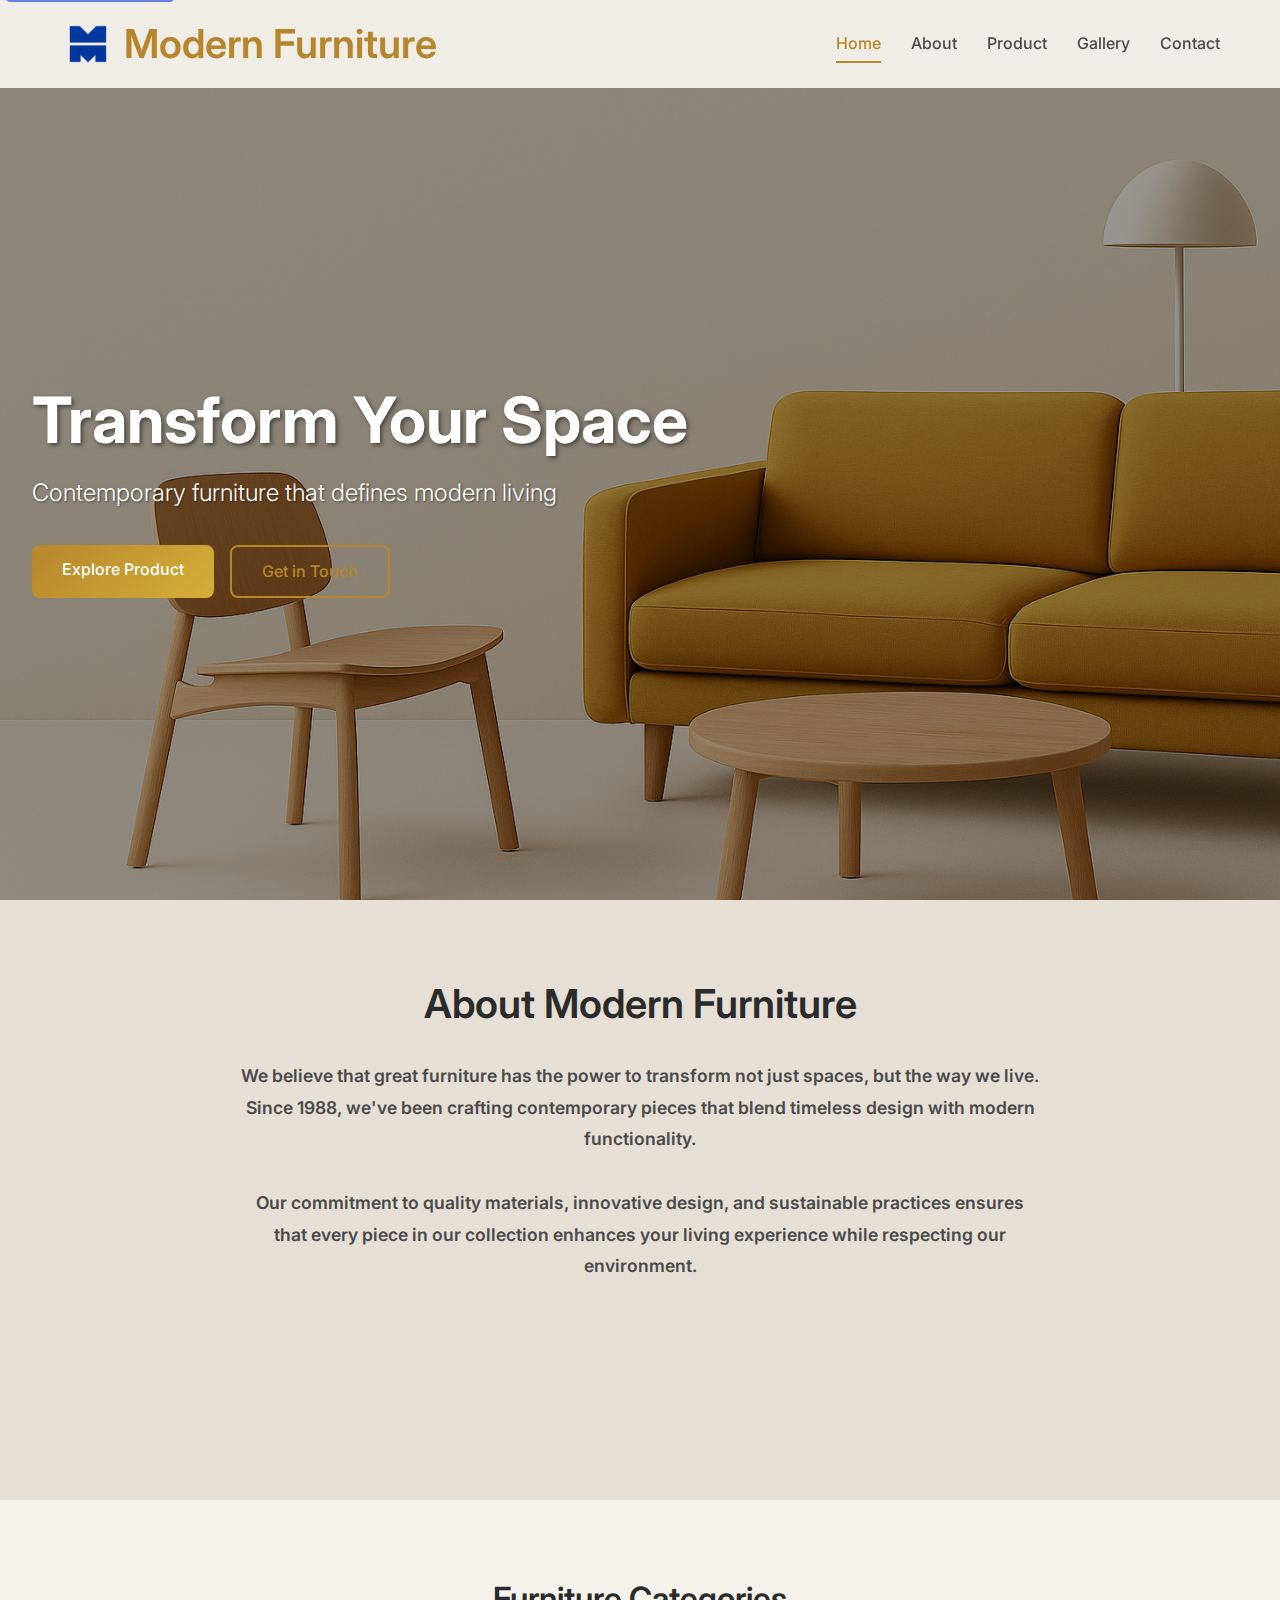
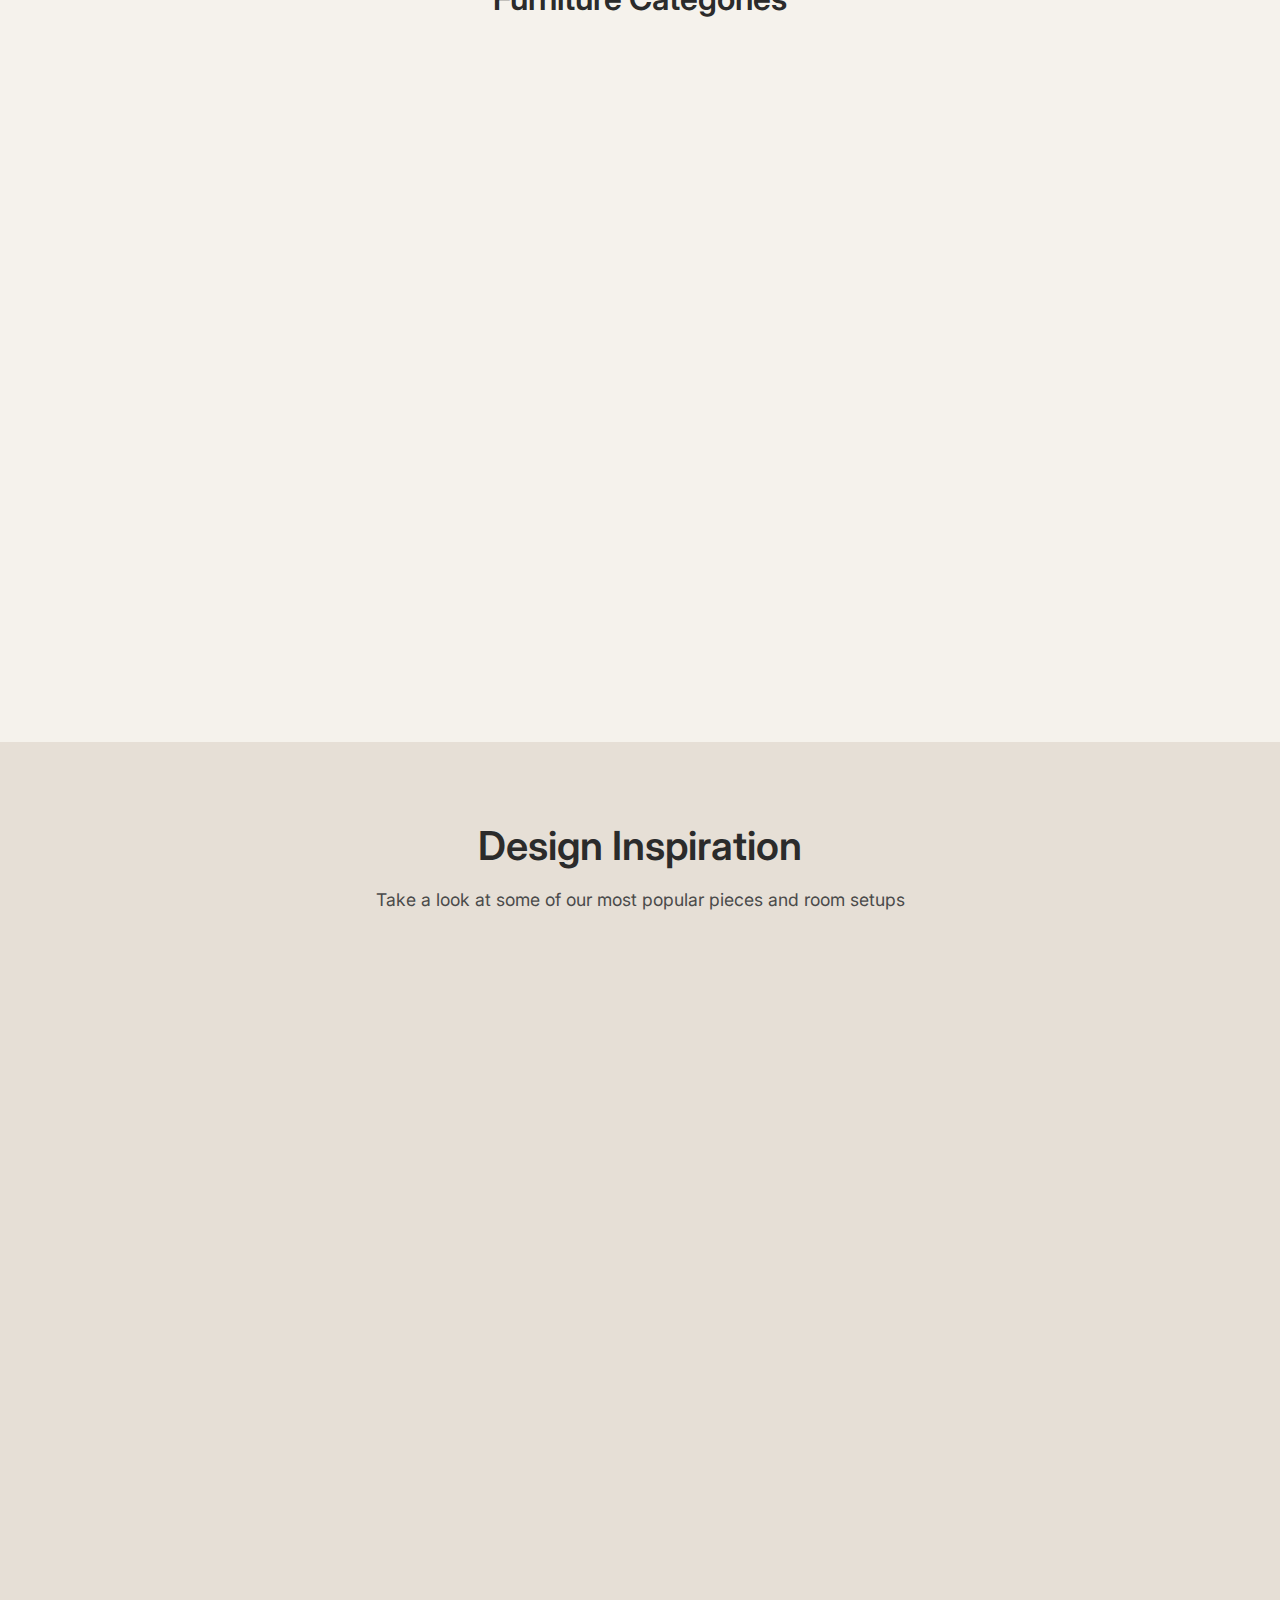
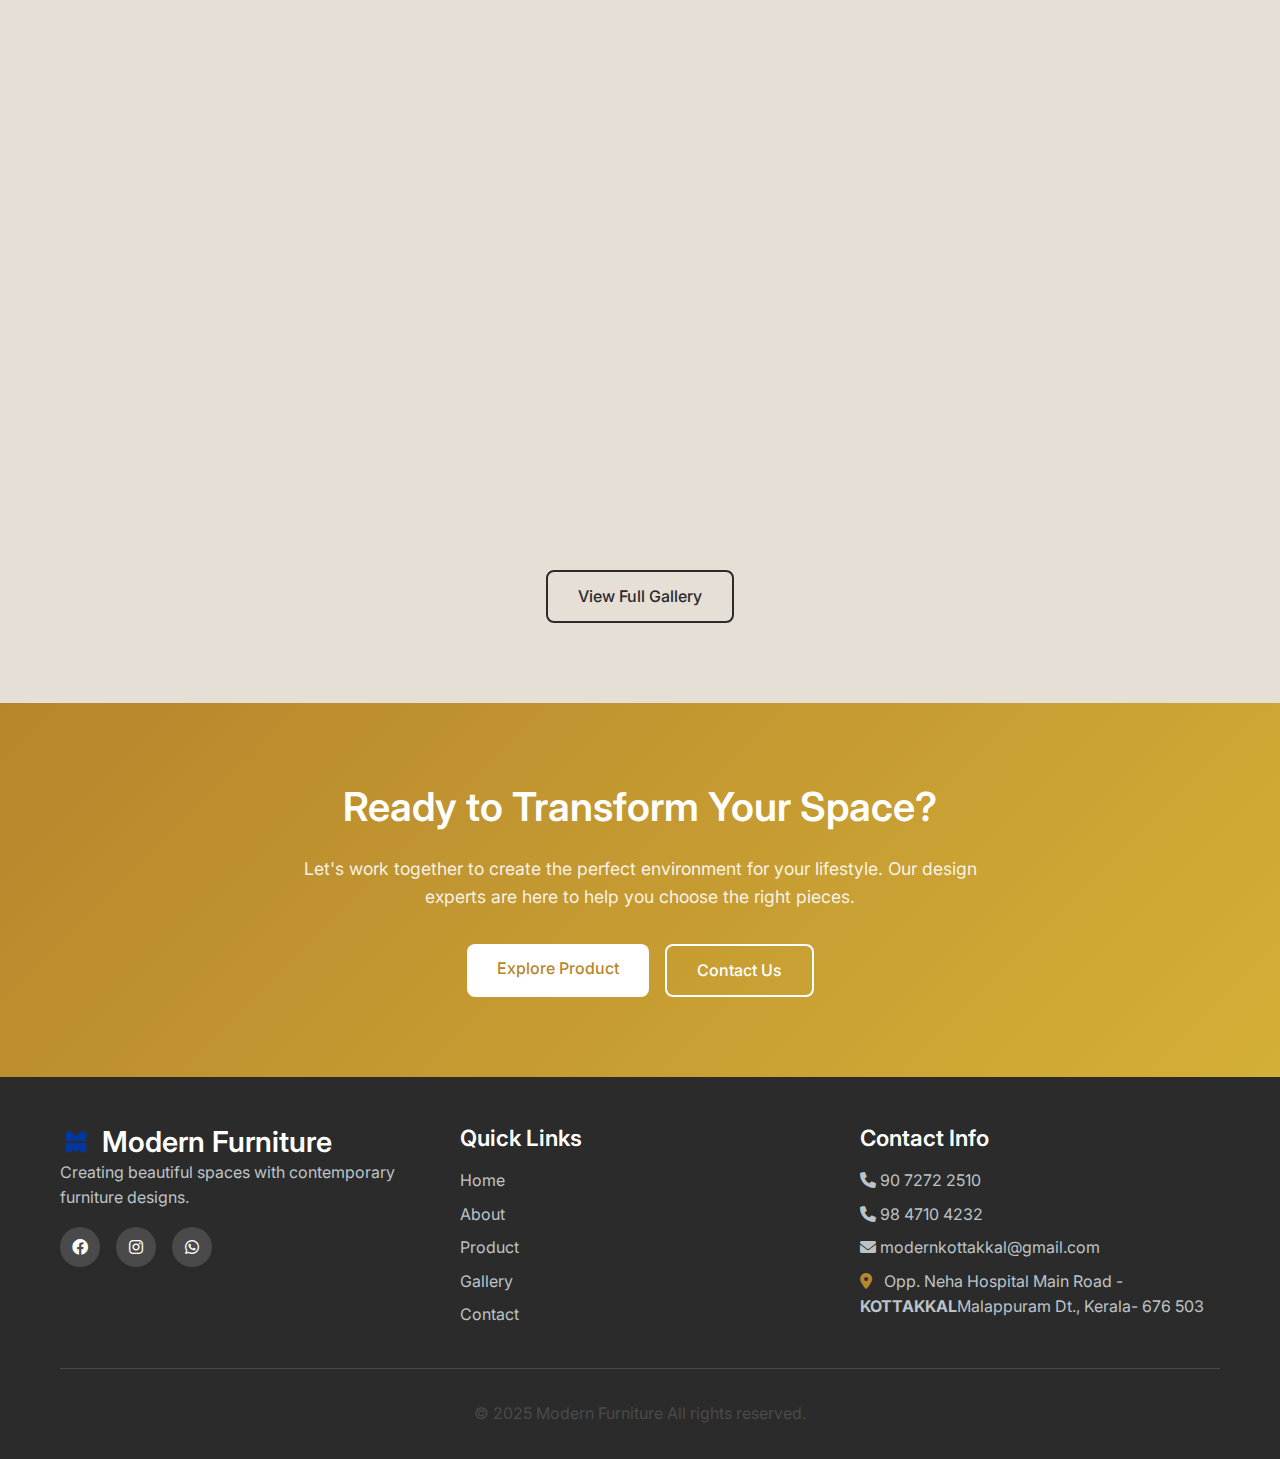
<file: index.html>
<!DOCTYPE html>
<html lang="en">
<head>
    <meta charset="UTF-8">
    <meta name="viewport" content="width=device-width, initial-scale=1.0">
    <title> Modern Furniture </title>
    <link rel="icon" type="image/png" href="images/Modern-furniture-logo.png"
    alt="Modern Furniture Logo" />
    <meta name="description" content="Discover contemporary furniture designs that transform your living spaces. Quality craftsmanship meets modern aesthetics.">
    <link rel="stylesheet" href="css/style.css">
    <link rel="stylesheet" href="css/responsive.css">
    <link href="https://fonts.googleapis.com/css2?family=Inter:wght@300;400;500;600;700&display=swap" rel="stylesheet">
    <link rel="stylesheet" href="https://cdnjs.cloudflare.com/ajax/libs/font-awesome/6.0.0/css/all.min.css">
</head>
<body>
    <!-- Navigation -->
    <nav class="navbar">
        <div class="nav-container">
            <div class="nav-logo">
                <img src="images/Modern-furniture-logo.png" alt="Modern Furniture Logo" />
                <h2 style="text-decoration:none;"> Modern Furniture </h2>
            </div>
            <ul class="nav-menu">
                <li><a href="index.html" class="nav-link active">Home</a></li>
                <li><a href="about.html" class="nav-link">About</a></li>
                <li><a href="product.html" class="nav-link">Product</a></li>
                <li><a href="gallery.html" class="nav-link">Gallery</a></li>
                <li><a href="contact.html" class="nav-link">Contact</a></li>
            </ul>
            <div class="nav-toggle">
                <span class="bar"></span>
                <span class="bar"></span>
                <span class="bar"></span>
            </div>
        </div>
    </nav>

    <!-- Hero Banner -->
    <section class="hero">
        <div class="hero-content">
            <h1 class="hero-title">Transform Your Space</h1>
            <p class="hero-tagline">Contemporary furniture that defines modern living</p>
            <div class="hero-buttons">
                <a href="product.html" class="btn btn-primary">Explore Product</a>
                <a href="contact.html" class="btn btn-secondary">Get in Touch</a>
            </div>
        </div>
        <div class="hero-image">
            <img src="images/background-the-image.png"  alt="Modern Living Room Furniture"/>
        </div>
    </section>

    <!-- Company Introduction -->
    <section class="intro">
        <div class="container">
            <div class="intro-content">
                <h2>About Modern Furniture </h2>
                <h4><p>We believe that great furniture has the power to transform not just spaces, but the way we live. Since 1988, we've been crafting contemporary pieces that blend timeless design with modern functionality.</p></h4>
                <h4><p>Our commitment to quality materials, innovative design, and sustainable practices ensures that every piece in our collection enhances your living experience while respecting our environment.</p></h4>
                <div class="intro-stats">
                    <div class="stat">
                        <span class="stat-number">500+</span>
                        <span class="stat-label"><strong>Happy Customers</strong></span>
                    </div>
                    <div class="stat">
                        <span class="stat-number">50+</span>
                        <span class="stat-label"><strong>Design Awards</strong></span>
                    </div>
                    <div class="stat">
                        <span class="stat-number">37</span>
                        <span class="stat-label"><strong>Years Experience</strong></span>
                    </div>
                </div>
            </div>
        </div>
    </section>

    <!-- Featured Categories -->
    <section class="categories">
        <div class="container">
            <h2 class="section-title">Furniture Categories</h2>
            <div class="category-grid">
                <div class="category-card">
                    <div class="category-icon">
                        <i class="fas fa-couch"></i>
                    </div>
                    <h3>Living Room</h3>
                    <h4>Comfortable sofas, elegant coffee tables, and statement pieces that create the perfect gathering space.</h4>
                    <a href="product.html#living" class="category-link">Explore Living Room</a>
                </div>
                <div class="category-card">
                    <div class="category-icon">
                        <i class="fas fa-utensils"></i>
                    </div>
                    <h3>Dining</h3>
                    <h4>Beautiful dining tables, chairs, and storage solutions that make every meal a special occasion.</h4>
                    <a href="product.html#dining" class="category-link">Explore Dining</a>
                </div>
                <div class="category-card">
                    <div class="category-icon">
                        <i class="fas fa-bed"></i>
                    </div>
                    <h3>Bedroom</h3>
                    <h4>Peaceful bedroom furniture that combines comfort with style for your perfect night's rest.</h4>
                    <a href="product.html#bedroom" class="category-link">Explore Bedroom</a>
                </div>

            </div>
        </div>
    </section>

    <!-- Gallery Preview -->
    <section class="gallery-preview">
        <div class="container">
            <h2>Design Inspiration</h2>
            <p>Take a look at some of our most popular pieces and room setups</p>
            <div class="gallery-grid">
                <div class="gallery-item">
                    <div class="gallery-placeholder">
                        <img src="images/Modern-Living-Room.png" alt="Modern Living Room Furniture" />
                        <h4>Modern Living Room</h4>
                    </div>
                </div>
                <div class="gallery-item">
                    <div class="gallery-placeholder">
                        <img src="images/Contemporary-Dining.png" alt="Contemporary Dining" />
                        <h4>Contemporary Dining</h4>
                    </div>
                </div>
                <div class="gallery-item">
                    <div class="gallery-placeholder">
                        <img src="images/Minimalist-Bedroom.png" alt="Minimalist Bedroom" />
                        <h4>Minimalist Bedroom</h4>
                    </div>
                </div>
                <div class="gallery-item">
                    <div class="gallery-placeholder">
                        <img src="images/Stylish-Office.png" alt="Stylish Office" />
                        <h4>Stylish Office</h4>
                    </div>
                </div>
            </div>
            <div class="gallery-cta">
                <a href="gallery.html" class="btn btn-outline">View Full Gallery</a>
            </div>
        </div>
    </section>

    <!-- Call to Action -->
    <section class="cta">
        <div class="container">
            <div class="cta-content">
                <h2>Ready to Transform Your Space?</h2>
                <p>Let's work together to create the perfect environment for your lifestyle. Our design experts are here to help you choose the right pieces.</p>
                <div class="cta-buttons">
                    <a href="product.html" class="btn btn-primary">Explore Product</a>
                    <a href="contact.html" class="btn btn-secondary">Contact Us</a>
                </div>
            </div>
        </div>
    </section>

    <!-- Footer -->
    <footer class="footer">
        <div class="container">
            <div class="footer-content">
                <div class="footer-section">
                    <div style="display:flex; align-items:center; gap:10px;">
                        <img src="images/Modern-furniture-logo.png" alt="Modern Furniture Logo" style="height:32px; width:auto;">
                        <h3 style="margin:0;">Modern Furniture</h3>
                    </div>
                    <p>Creating beautiful spaces with contemporary furniture designs.</p>
                    <div class="social-links">
                        <a href="https://www.facebook.com/modern.furniture1988/" target="_blank" rel="noopener noreferrer"><i class="fab fa-facebook"></i></a>
                        <a href="https://www.instagram.com/modern_furniture1988?igsh=MXZ3anl0dnMxN2hkaw==" target="_blank" rel="noopener noreferrer"><i class="fab fa-instagram"></i></a>
                        <a href="https://wa.me/919847104232?text=" target="_blank" rel="noopener noreferrer"><i class="fab fa-whatsapp"></i></a>
                    </div>
                </div>
                <div class="footer-section">
                    <h4>Quick Links</h4>
                    <ul>
                        <li><a href="index.html">Home</a></li>
                        <li><a href="about.html">About</a></li>
                        <li><a href="product.html">Product</a></li>
                        <li><a href="gallery.html">Gallery</a></li>
                        <li><a href="contact.html">Contact</a></li>
                    </ul>
                </div>
                <div class="footer-section">
                    <h4>Contact Info</h4>
                    <p><i class="fas fa-phone"></i> <a href="tel:+919072722510">90 7272 2510</a></p>
                    <p><i class="fas fa-phone"></i> <a href="tel:+919847104232">98 4710 4232</a></p>
                    <p>
                        <a href="https://mail.google.com/mail/u/0/#inbox?compose=CllgCKCGDWbgSbCJbRQctmGRmLHHHJshPkkslkMDCtscltghsDPhGLzgRDJxLKLdWXFLMpJVBcg" target="_blank" rel="noopener noreferrer">
                            <i class="fas fa-envelope"></i> modernkottakkal@gmail.com
                        </a>
                    </p>
                    <p><i class="fas fa-map-marker-alt"></i> <a href="https://www.google.com/maps/place/Modern+Furniture/@11.0002925,75.9935947,855m/data=!3m2!1e3!4b1!4m6!3m5!1s0x3ba7b5257c016c5f:0xf6eae47b167cffa9!8m2!3d11.0002925!4d75.9961696!16s%2Fg%2F11bx5plm7v?entry=ttu&g_ep=EgoyMDI1MDgyNS4wIKXMDSoASAFQAw%3D%3D" target="_blank" rel="noopener noreferrer">Opp. Neha Hospital Main Road -<strong>KOTTAKKAL</strong>Malappuram Dt., Kerala- 676 503</a></p>
                </div>
            </div>
            <div class="footer-bottom">
                <p>&copy; 2025 Modern Furniture  All rights reserved.</p>
            </div>
        </div>
    </footer>

    <script src="js/script.js"></script>
</body>
</html>
</file>
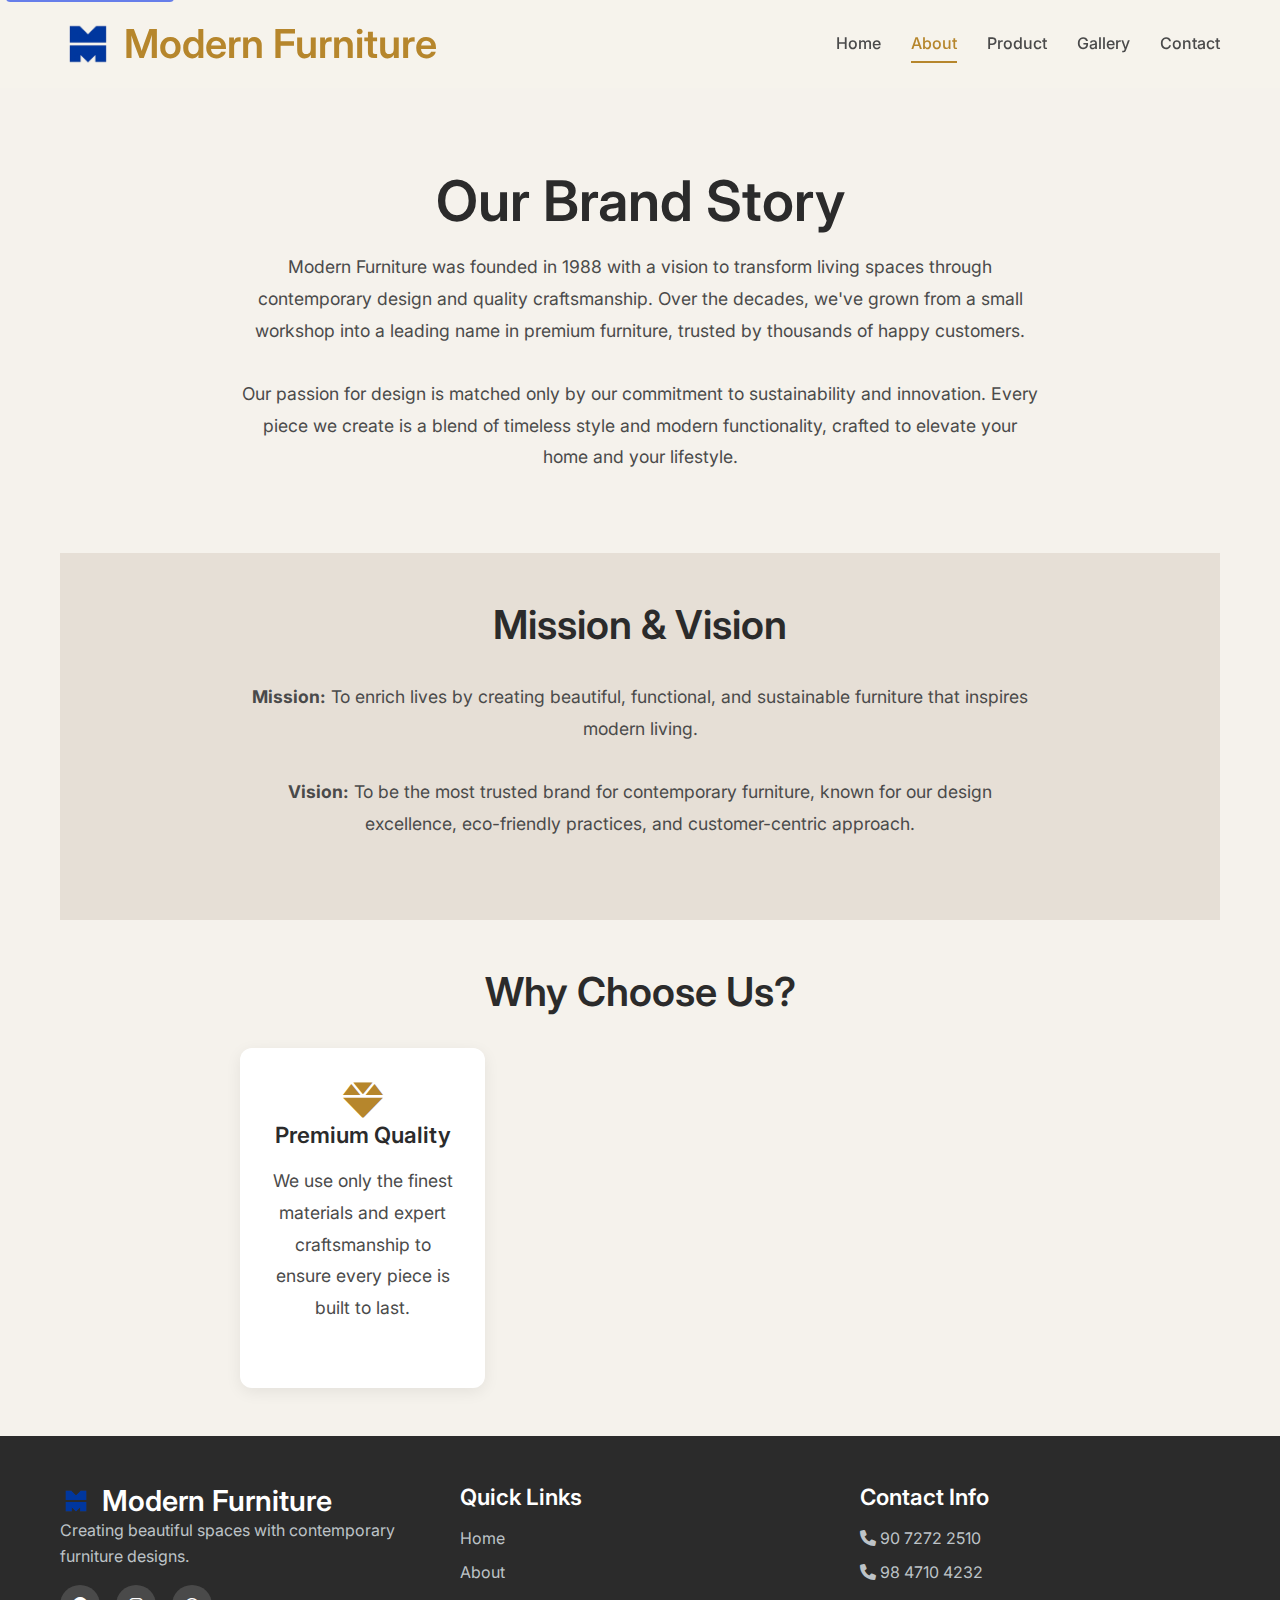
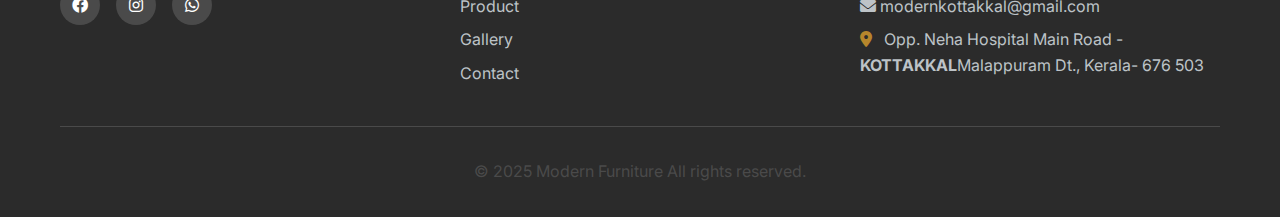
<file: about.html>
<!DOCTYPE html>
<html lang="en">
<head>
    <meta charset="UTF-8">
    <meta name="viewport" content="width=device-width, initial-scale=1.0">
    <title> About Us | Modern Furniture </title>
    <link rel="icon" type="image/png" href="images/Modern-furniture-logo.png">
    <meta name="description" content="Learn about Modern Furniture Co. - our story, mission, vision, and why you should choose us for premium, eco-friendly furniture design.">
    <link rel="stylesheet" href="css/style.css">
    <link rel="stylesheet" href="css/responsive.css">
    <link href="https://fonts.googleapis.com/css2?family=Inter:wght@300;400;500;600;700&display=swap" rel="stylesheet">
    <link rel="stylesheet" href="https://cdnjs.cloudflare.com/ajax/libs/font-awesome/6.0.0/css/all.min.css">
</head>
<body>
    <!-- Navigation -->
    <nav class="navbar">
        <div class="nav-container">
            <div class="nav-logo">
                <img src="images/Modern-furniture-logo.png" alt="Modern Furniture Logo" />
                <h2> Modern Furniture </h2>
            </div>
            <ul class="nav-menu">
                <li><a href="index.html" class="nav-link">Home</a></li>
                <li><a href="about.html" class="nav-link active">About</a></li>
                <li><a href="product.html" class="nav-link">Product</a></li>
                <li><a href="gallery.html" class="nav-link">Gallery</a></li>
                <li><a href="contact.html" class="nav-link">Contact</a></li>
            </ul>
            <div class="nav-toggle">
                <span class="bar"></span>
                <span class="bar"></span>
                <span class="bar"></span>
            </div>
        </div>
    </nav>

    <main class="container" style="margin-top:120px;">
        <section class="intro animate-section" style="background:#F5F2EC; padding:3rem 0;">
            <div class="intro-content">
                <h1>Our Brand Story</h1>
                <p>Modern Furniture was founded in 1988 with a vision to transform living spaces through contemporary design and quality craftsmanship. Over the decades, we've grown from a small workshop into a leading name in premium furniture, trusted by thousands of happy customers.</p>
                <p>Our passion for design is matched only by our commitment to sustainability and innovation. Every piece we create is a blend of timeless style and modern functionality, crafted to elevate your home and your lifestyle.</p>
            </div>
        </section>

        <section class="intro animate-section" style="background:#E6DFD6; padding:3rem 0;">
            <div class="intro-content">
                <h2>Mission & Vision</h2>
                <p><strong>Mission:</strong> To enrich lives by creating beautiful, functional, and sustainable furniture that inspires modern living.</p>
                <p><strong>Vision:</strong> To be the most trusted brand for contemporary furniture, known for our design excellence, eco-friendly practices, and customer-centric approach.</p>
            </div>
        </section>

        <section class="intro animate-section" style="background:#F5F2EC; padding:3rem 0;">
            <div class="intro-content">
                <h2>Why Choose Us?</h2>
                <div class="why-cards" style="display:flex; flex-wrap:wrap; gap:2rem; justify-content:center;">
                    <div class="why-card" style="flex:1; min-width:220px; max-width:320px; background:#fff; border-radius:12px; box-shadow:0 4px 16px rgba(0,0,0,0.07); padding:2rem; text-align:center;">
                        <i class="fas fa-gem" style="font-size:2.5rem; color:#B6862C;"></i>
                        <h4>Premium Quality</h4>
                        <p>We use only the finest materials and expert craftsmanship to ensure every piece is built to last.</p>
                    </div>
                    <div class="why-card" style="flex:1; min-width:220px; max-width:320px; background:#fff; border-radius:12px; box-shadow:0 4px 16px rgba(0,0,0,0.07); padding:2rem; text-align:center;">
                        <i class="fas fa-leaf" style="font-size:2.5rem; color:#4DBC15;"></i>
                        <h4>Eco-Friendly</h4>
                        <p>Our sustainable practices and materials help protect the environment for future generations.</p>
                    </div>
                    <div class="why-card" style="flex:1; min-width:220px; max-width:320px; background:#fff; border-radius:12px; box-shadow:0 4px 16px rgba(0,0,0,0.07); padding:2rem; text-align:center;">
                        <i class="fas fa-palette" style="font-size:2.5rem; color:#8a3ab9;"></i>
                        <h4>Modern Design</h4>
                        <p>Our award-winning designers create furniture that blends style, comfort, and innovation.</p>
                    </div>
                </div>
            </div>
        </section>
    </main>

    <!-- Footer -->
    <footer class="footer">
        <div class="container">
            <div class="footer-content">
                <div class="footer-section">
                    <div style="display:flex; align-items:center; gap:10px;">
                        <img src="images/Modern-furniture-logo.png" alt="Modern Furniture Logo" style="height:32px; width:auto;">
                        <h3 style="margin:0;"> Modern Furniture </h3>
                    </div>
                    <p>Creating beautiful spaces with contemporary furniture designs.</p>
                    <div class="social-links">
                        <a href="https://www.facebook.com/modern.furniture1988/" target="_blank" rel="noopener noreferrer"><i class="fab fa-facebook"></i></a>
                        <a href="https://www.instagram.com/modern_furniture1988?igsh=MXZ3anl0dnMxN2hkaw==" target="_blank" rel="noopener noreferrer"><i class="fab fa-instagram"></i></a>
                        <a href="https://wa.me/919847104232?text=" target="_blank" rel="noopener noreferrer"><i class="fab fa-whatsapp"></i></a>
                    </div>
                </div>
                <div class="footer-section">
                    <h4>Quick Links</h4>
                    <ul>
                        <li><a href="index.html">Home</a></li>
                        <li><a href="about.html">About</a></li>
                        <li><a href="product.html">Product</a></li>
                        <li><a href="gallery.html">Gallery</a></li>
                        <li><a href="contact.html">Contact</a></li>
                    </ul>
                </div>
                <div class="footer-section">
                    <h4>Contact Info</h4>
                    <p><i class="fas fa-phone"></i> <a href="tel:+919072722510">90 7272 2510</a></p>
                    <p><i class="fas fa-phone"></i> <a href="tel:+919847104232">98 4710 4232</a></p>
                    <p>
                        <a href="https://mail.google.com/mail/u/0/#inbox?compose=CllgCKCGDWbgSbCJbRQctmGRmLHHHJshPkkslkMDCtscltghsDPhGLzgRDJxLKLdWXFLMpJVBcg" target="_blank" rel="noopener noreferrer">
                            <i class="fas fa-envelope"></i> modernkottakkal@gmail.com
                        </a>
                    </p>
                    <p><i class="fas fa-map-marker-alt"></i> <a href="https://www.google.com/maps/place/Modern+Furniture/@11.0002925,75.9935947,855m/data=!3m2!1e3!4b1!4m6!3m5!1s0x3ba7b5257c016c5f:0xf6eae47b167cffa9!8m2!3d11.0002925!4d75.9961696!16s%2Fg%2F11bx5plm7v?entry=ttu&g_ep=EgoyMDI1MDgyNS4wIKXMDSoASAFQAw%3D%3D" target="_blank" rel="noopener noreferrer">Opp. Neha Hospital Main Road -<strong>KOTTAKKAL</strong>Malappuram Dt., Kerala- 676 503</a></p>
                </div>
            </div>
            <div class="footer-bottom">
                <p>&copy; 2025 Modern Furniture All rights reserved.</p>
            </div>
        </div>
    </footer>

    <script src="js/script.js"></script>
</body>
</html>
</file>
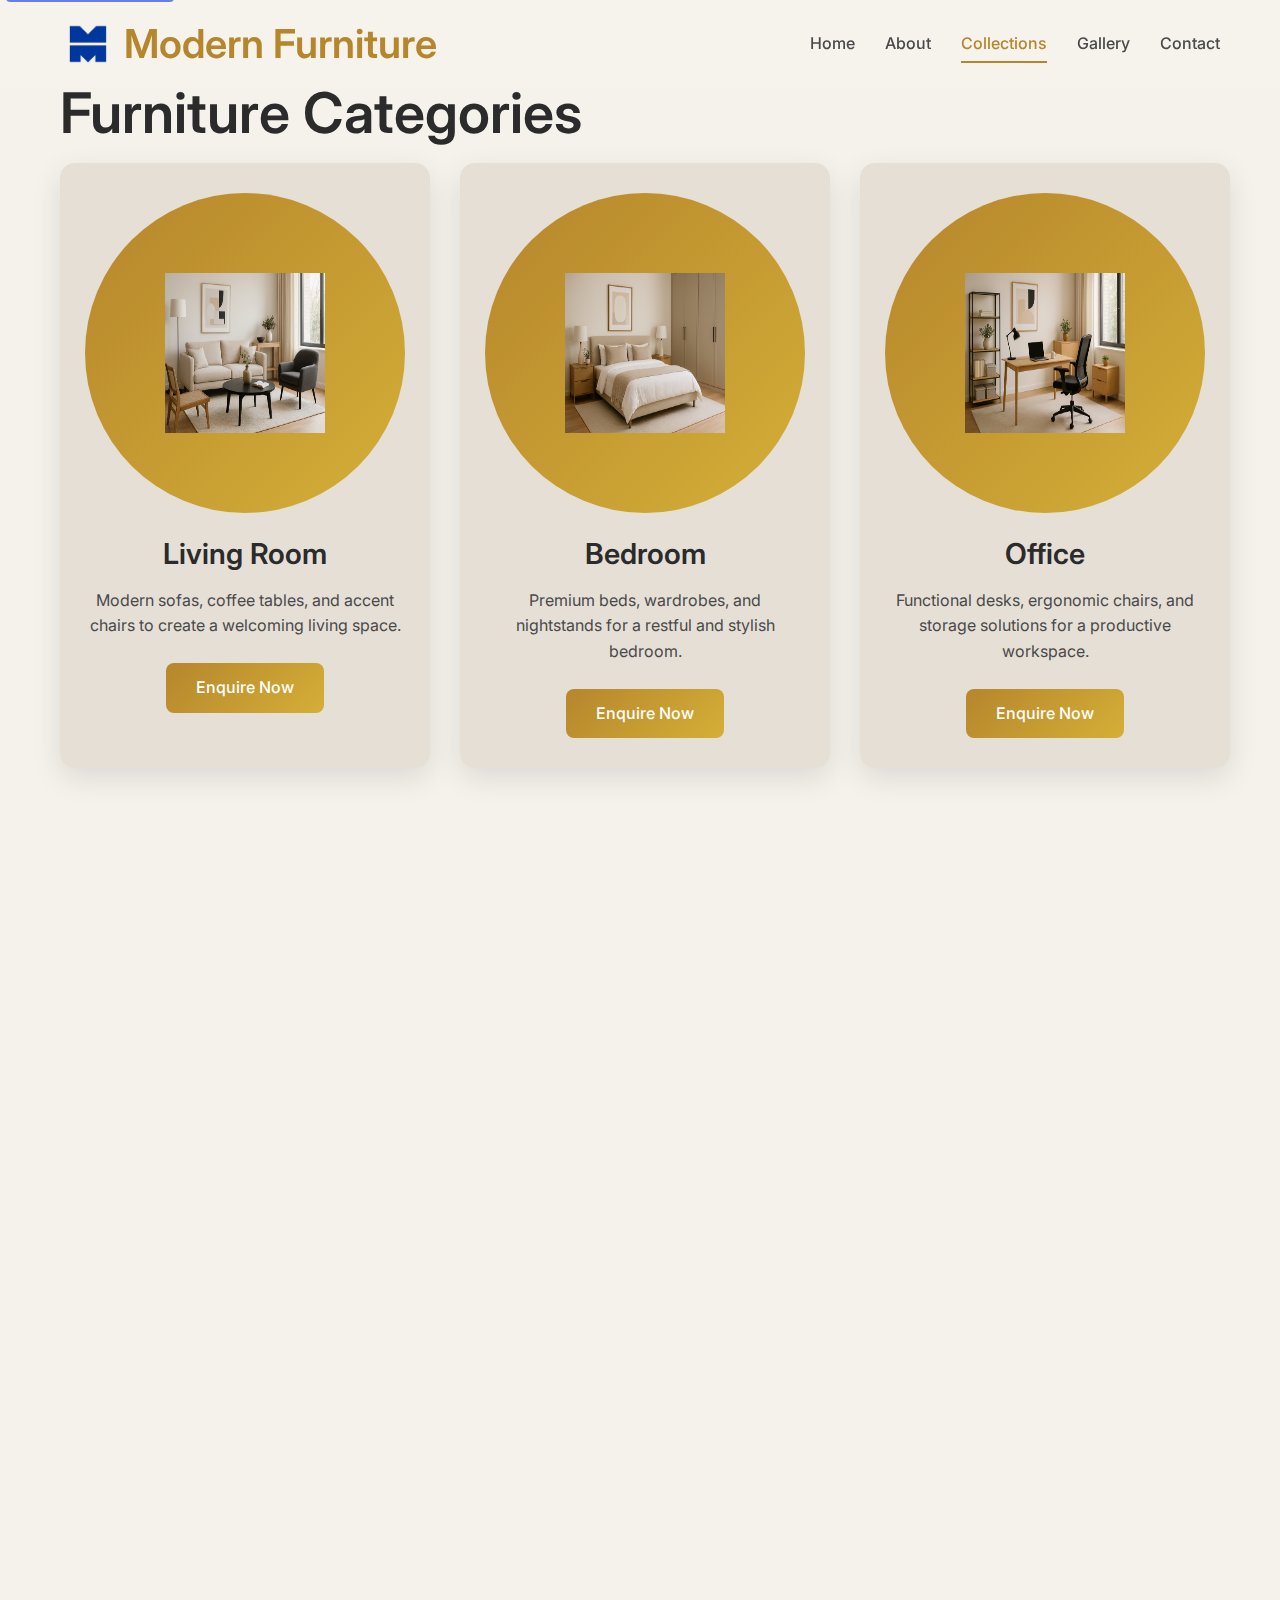
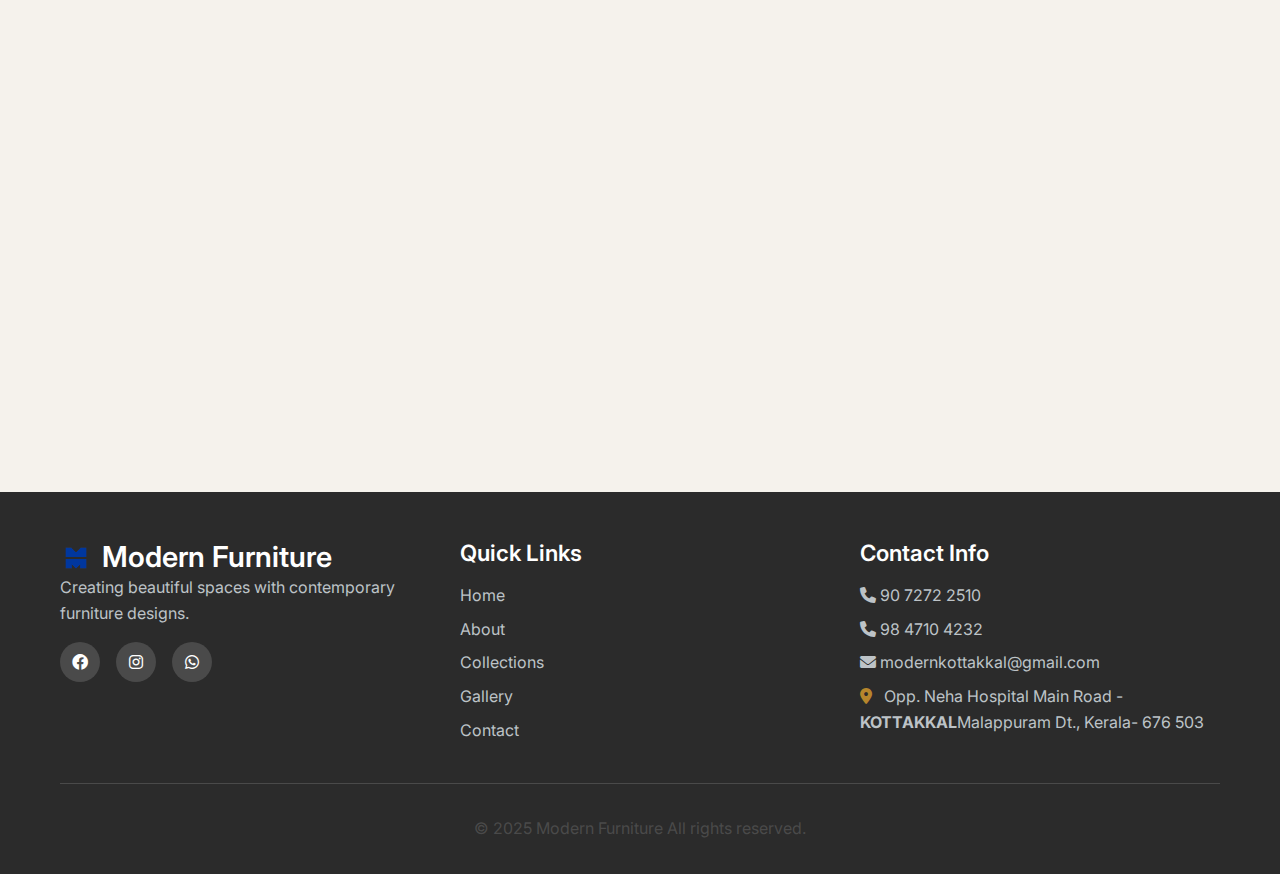
<file: collections.html>
<!DOCTYPE html>
<html lang="en">
<head>
    <meta charset="UTF-8">
    <meta name="viewport" content="width=device-width, initial-scale=1.0">
    <title>Collections | Modern Furniture</title>
    <link rel="icon" type="image/png" href="images/Modern-furniture-logo.png">
    <meta name="description" content="Explore our furniture collections: Living, Bedroom, Office, Outdoor, and more. Premium designs for every space.">
    <link rel="stylesheet" href="css/style.css">
    <link rel="stylesheet" href="css/responsive.css">
    <link href="https://fonts.googleapis.com/css2?family=Inter:wght@300;400;500;600;700&display=swap" rel="stylesheet">
    <link rel="stylesheet" href="https://cdnjs.cloudflare.com/ajax/libs/font-awesome/6.0.0/css/all.min.css">
</head>
<body>
    <!-- Header -->
    <header class="navbar">
        <div class="nav-container">
            <div class="nav-logo">
                <img src="images/Modern-furniture-logo.png" alt="Modern Furniture Logo" />
                <h2> Modern Furniture </h2>
            </div>
            <ul class="nav-menu">
                <li><a href="index.html" class="nav-link">Home</a></li>
                <li><a href="about.html" class="nav-link">About</a></li>
                <li><a href="collections.html" class="nav-link active">Collections</a></li>
                <li><a href="gallery.html" class="nav-link">Gallery</a></li>
                <li><a href="contact.html" class="nav-link">Contact</a></li>
            </ul>
            <div class="nav-toggle">
                <span class="bar"></span>
                <span class="bar"></span>
                <span class="bar"></span>
            </div>
            </div>
        </div>
    </header>

    <!-- Main Content -->
    <main class="container">
        <section class="categories">
            <h1 class="categories-section-title"> Furniture Categories </h1>
            <div class="category-grid">
                <!-- Living Room -->
                <div class="category-card">
                    <div class="category-icon">
                        <img src="images/living-room .png" alt="Living Room" class="category-img">
                    </div>
                    <h3>Living Room</h3>
                    <p>Modern sofas, coffee tables, and accent chairs to create a welcoming living space.</p>
                    <a href="gallery.html" class="btn btn-primary">Enquire Now</a>
                </div>
                <!-- Bedroom -->
                <div class="category-card">
                    <div class="category-icon">
                        <img src="images/bedroom.png" alt="Bedroom" class="category-img">
                    </div>
                    <h3>Bedroom</h3>
                    <p>Premium beds, wardrobes, and nightstands for a restful and stylish bedroom.</p>
                    <a href="gallery.html" class="btn btn-primary">Enquire Now</a>
                </div>
                <!-- Office -->
                <div class="category-card">
                    <div class="category-icon">
                        <img src="images/office.png" alt="Office" class="category-img">
                    </div>
                    <h3>Office</h3>
                    <p>Functional desks, ergonomic chairs, and storage solutions for a productive workspace.</p>
                    <a href="gallery.html" class="btn btn-primary">Enquire Now</a>
                </div>
                <!-- Outdoor -->
                <div class="category-card">
                    <div class="category-icon">
                        <img src="images/outdoor.png" alt="Outdoor" class="category-img">
                    </div>
                    <h3>Outdoor</h3>
                    <p>Durable and stylish patio sets, loungers, and garden furniture for outdoor living.</p>
                    <a href="gallery.html" class="btn btn-primary">Enquire Now</a>
                </div>
                <!-- Indoor -->
                <div class="category-card">
                    <div class="category-icon">
                        <img src="images/indoor.png" alt="Indoor" class="category-img">
                    </div>
                    <h3>Indoor</h3>
                    <p>Elegant shelves, cabinets, and accent pieces to enhance your indoor spaces.</p>
                    <a href="gallery.html" class="btn btn-primary">Enquire Now</a>
                </div>
                <!-- Sofa -->
                <div class="category-card">
                    <div class="category-icon">
                        <img src="images/sofa.png" alt="Sofa" class="category-img">
                    </div>
                    <h3>Sofa</h3>
                    <p>Comfortable and stylish sofas available in various designs and fabrics.</p>
                    <a href="gallery.html" class="btn btn-primary">Enquire Now</a>
                </div>
                <!-- Chair -->
                <div class="category-card">
                    <div class="category-icon">
                        <img src="images/chair.png" alt="Chair" class="category-img">
                    </div>
                    <h3>Chair</h3>
                    <p>Modern chairs for dining, office, and lounge areas, combining comfort and design.</p>
                    <a href="gallery.html" class="btn btn-primary">Enquire Now</a>
                </div>
                <!-- Storage -->
                <div class="category-card">
                    <div class="category-icon">
                        <img src="images/storage.png" alt="Storage" class="category-img">
                    </div>
                    <h3>Storage</h3>
                    <p>Functional storage solutions including wardrobes, cabinets, and shelves.</p>
                    <a href="gallery.html" class="btn btn-primary">Enquire Now</a>
                </div>
                <!-- Kids -->
                <div class="category-card">
                    <div class="category-icon">
                        <img src="images/kids.png" alt="Kids" class="category-img">
                    </div>
                    <h3>Kids</h3>
                    <p>Fun and safe furniture for children's rooms, including beds, study tables, and storage.</p>
                    <a href="gallery.html" class="btn btn-primary">Enquire Now</a>
                </div>
            </div>
        </section>
    </main>

    <!-- Footer -->
    <footer class="footer">
        <div class="container">
            <div class="footer-content">
                <div class="footer-section">
                    <div style="display:flex; align-items:center; gap:10px;">
                        <img src="images/Modern-furniture-logo.png" alt="Modern Furniture Logo" style="height:32px; width:auto;">
                        <h3 style="margin:0;">Modern Furniture</h3>
                    </div>
                    <p>Creating beautiful spaces with contemporary furniture designs.</p>
                    <div class="social-links">
                        <a href="https://www.facebook.com/modern.furniture1988/" target="_blank" rel="noopener noreferrer"><i class="fab fa-facebook"></i></a>
                        <a href="https://www.instagram.com/modern_furniture1988?igsh=MXZ3anl0dnMxN2hkaw==" target="_blank" rel="noopener noreferrer"><i class="fab fa-instagram"></i></a>
                        <a href="https://wa.me/919847104232?text=" target="_blank" rel="noopener noreferrer"><i class="fab fa-whatsapp"></i></a>
                    </div>
                </div>
                <div class="footer-section">
                    <h4>Quick Links</h4>
                    <ul>
                        <li><a href="index.html">Home</a></li>
                        <li><a href="about.html">About</a></li>
                        <li><a href="collections.html">Collections</a></li>
                        <li><a href="gallery.html">Gallery</a></li>
                        <li><a href="contact.html">Contact</a></li>
                    </ul>
                </div>
                <div class="footer-section">
                    <h4>Contact Info</h4>
                    <p><i class="fas fa-phone"></i> <a href="tel:+919072722510">90 7272 2510</a></p>
                    <p><i class="fas fa-phone"></i> <a href="tel:+919847104232">98 4710 4232</a></p>
                    <p>
                        <a href="https://mail.google.com/mail/u/0/#inbox?compose=CllgCKCGDWbgSbCJbRQctmGRmLHHHJshPkkslkMDCtscltghsDPhGLzgRDJxLKLdWXFLMpJVBcg" target="_blank" rel="noopener noreferrer">
                            <i class="fas fa-envelope"></i> modernkottakkal@gmail.com
                        </a>
                    </p>
                    <p><i class="fas fa-map-marker-alt"></i> <a href="https://www.google.com/maps/place/Modern+Furniture/@11.0002925,75.9935947,855m/data=!3m2!1e3!4b1!4m6!3m5!1s0x3ba7b5257c016c5f:0xf6eae47b167cffa9!8m2!3d11.0002925!4d75.9961696!16s%2Fg%2F11bx5plm7v?entry=ttu&g_ep=EgoyMDI1MDgyNS4wIKXMDSoASAFQAw%3D%3D" target="_blank" rel="noopener noreferrer">Opp. Neha Hospital Main Road -<strong>KOTTAKKAL</strong>Malappuram Dt., Kerala- 676 503</a></p>
                </div>
            </div>
            <div class="footer-bottom">
                <p>&copy; 2025 Modern Furniture  All rights reserved.</p>
            </div>
        </div>
    </footer>
    <script src="js/script.js"></script>
</body>
</html>
</file>
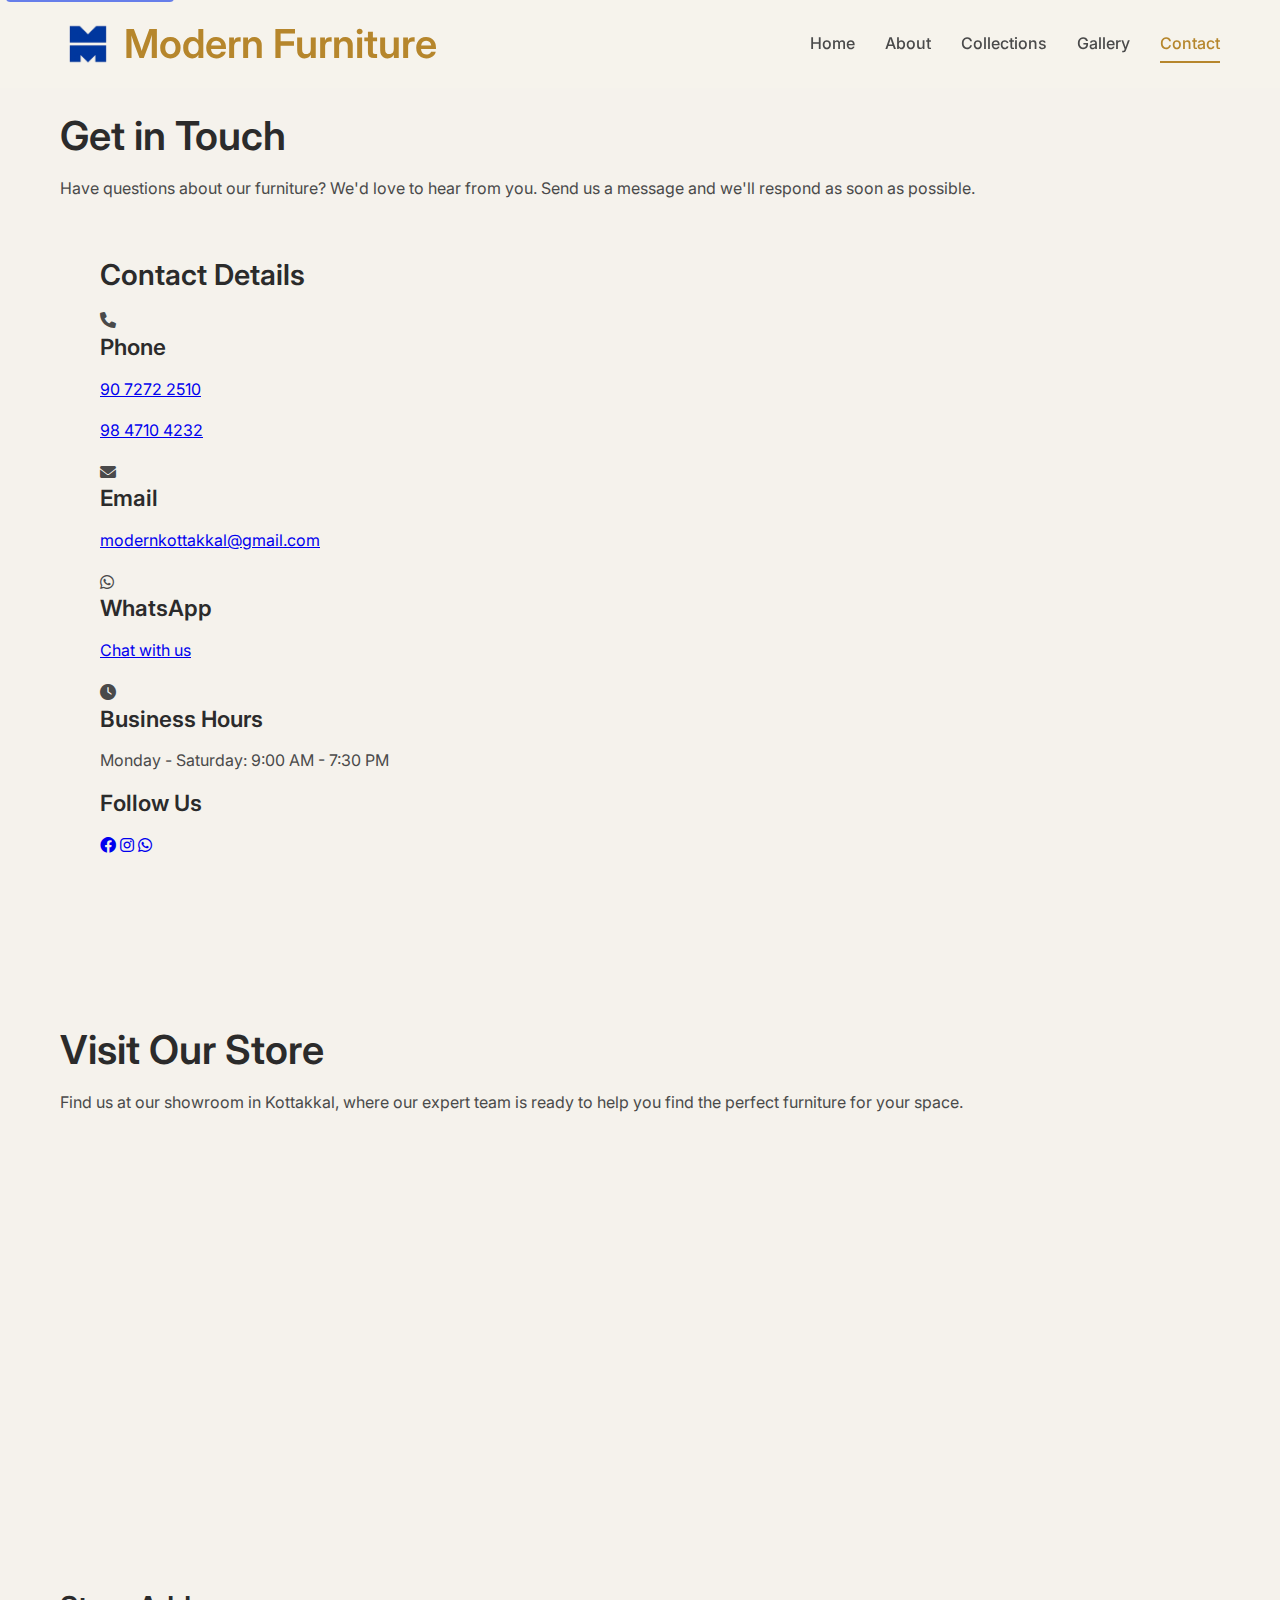
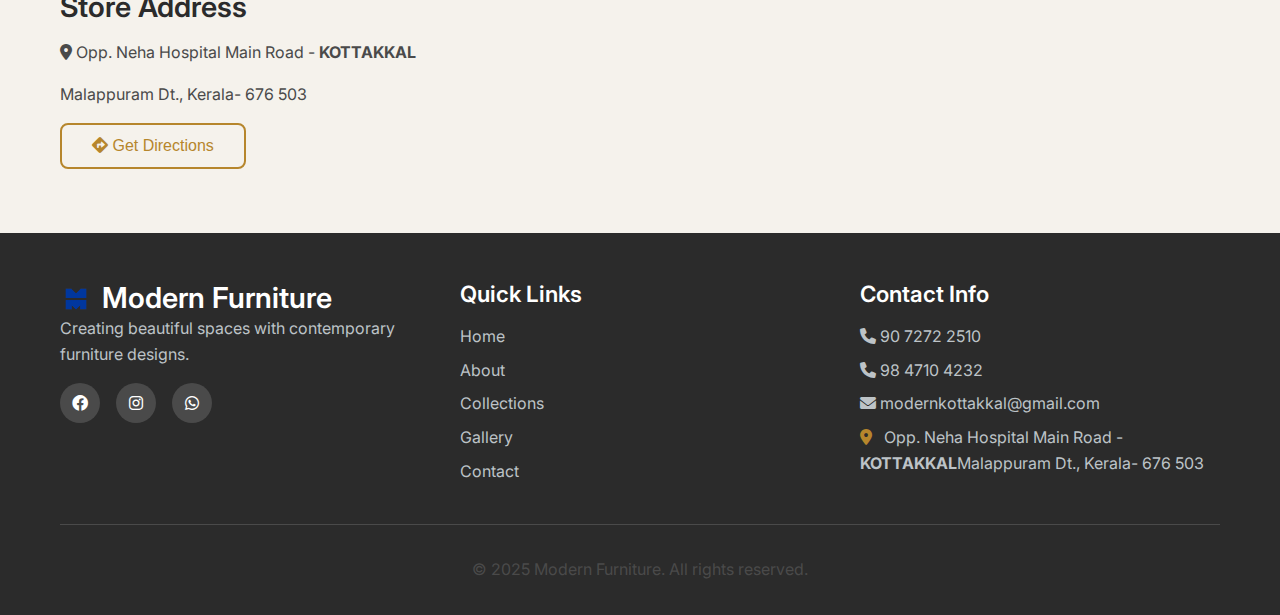
<file: contact.html>
<!DOCTYPE html>
<html lang="en">
<head>
    <meta charset="UTF-8">
    <meta name="viewport" content="width=device-width, initial-scale=1.0">
    <title>Contact Us | Modern Furniture</title>
    <link rel="icon" type="image/png" href="images/Modern-furniture-logo.png">
    <meta name="description" content="Get in touch with Modern Furniture. Visit our store or contact us through phone, email, or WhatsApp.">
    <link rel="stylesheet" href="css/style.css">
    <link rel="stylesheet" href="css/responsive.css">
    <link href="https://fonts.googleapis.com/css2?family=Inter:wght@300;400;500;600;700&display=swap" rel="stylesheet">
    <link rel="stylesheet" href="https://cdnjs.cloudflare.com/ajax/libs/font-awesome/6.0.0/css/all.min.css">
</head>
<body>
    <!-- Header -->
    <header class="navbar">
        <div class="nav-container">
            <div class="nav-logo">
                <img src="images/Modern-furniture-logo.png" alt="Modern Furniture Logo" />
                <h2>Modern Furniture</h2>
            </div>
            <ul class="nav-menu">
                <li><a href="index.html" class="nav-link">Home</a></li>
                <li><a href="about.html" class="nav-link">About</a></li>
                <li><a href="collections.html" class="nav-link">Collections</a></li>
                <li><a href="gallery.html" class="nav-link">Gallery</a></li>
                <li><a href="contact.html" class="nav-link active">Contact</a></li>
            </ul>
            <div class="nav-toggle">
                <span class="bar"></span>
                <span class="bar"></span>
                <span class="bar"></span>
            </div>
        </div>
    </header>

    <!-- Main Content -->
    <main class="container">
        <section class="contact-section animate-section">
            <h2>Get in Touch</h2>
            <p class="contact-intro">Have questions about our furniture? We'd love to hear from you. Send us a message and we'll respond as soon as possible.</p>
            
            <div class="contact-container">
                <!-- Contact Information -->
                <div class="contact-info">
                    <div class="info-card">
                        <h3>Contact Details</h3>
                        <div class="info-item">
                            <i class="fas fa-phone"></i>
                            <div>
                                <h4>Phone</h4>
                                <p><a href="tel:+919072722510">90 7272 2510</a></p>
                                <p><a href="tel:+919847104232">98 4710 4232</a></p>
                            </div>
                        </div>
                        <div class="info-item">
                            <i class="fas fa-envelope"></i>
                            <div>
                                <h4>Email</h4>
                                <p><a href="mailto:modernkottakkal@gmail.com">modernkottakkal@gmail.com</a></p>
                            </div>
                        </div>
                        <div class="info-item">
                            <i class="fab fa-whatsapp"></i>
                            <div>
                                <h4>WhatsApp</h4>
                                <p><a href="https://wa.me/919847104232" target="_blank">Chat with us</a></p>
                            </div>
                        </div>
                        <div class="info-item">
                            <i class="fas fa-clock"></i>
                            <div>
                                <h4>Business Hours</h4>
                                <p>Monday - Saturday: 9:00 AM - 7:30 PM</p>
                            </div>
                        </div>
                        <div class="social-links-contact">
                            <h4>Follow Us</h4>
                            <div class="social-icons">
                                <a href="https://www.facebook.com/modern.furniture1988/" target="_blank" rel="noopener noreferrer"><i class="fab fa-facebook"></i></a>
                                <a href="https://www.instagram.com/modern_furniture1988?igsh=MXZ3anl0dnMxN2hkaw==" target="_blank" rel="noopener noreferrer"><i class="fab fa-instagram"></i></a>
                                <a href="https://wa.me/919847104232?text=" target="_blank" rel="noopener noreferrer"><i class="fab fa-whatsapp"></i></a>
                            </div>
                        </div>
                    </div>
                </div>
            </div>
        </section>

        <!-- Location Section -->
        <section class="location-section animate-section">
            <h2>Visit Our Store</h2>
            <p class="location-intro">Find us at our showroom in Kottakkal, where our expert team is ready to help you find the perfect furniture for your space.</p>
            
            <div class="location-grid">
                <div class="map-container">
                    <iframe 
                        src="https://www.google.com/maps/embed?pb=!1m18!1m12!1m3!1d3915.935869518592!2d75.99361847490698!3d11.000292555701247!2m3!1f0!2f0!3f0!3m2!1i1024!2i768!4f13.1!3m3!1m2!1s0x3ba7b5257c016c5f%3A0xf6eae47b167cffa9!2sModern%20Furniture!5e0!3m2!1sen!2sin!4v1693580646439!5m2!1sen!2sin" 
                        width="100%" 
                        height="450" 
                        style="border:0;" 
                        allowfullscreen="" 
                        loading="lazy" 
                        referrerpolicy="no-referrer-when-downgrade">
                    </iframe>
                </div>
                <div class="address-card">
                    <h3>Store Address</h3>
                    <p><i class="fas fa-map-marker-alt"></i> Opp. Neha Hospital Main Road - <strong>KOTTAKKAL</strong></p>
                    <p>Malappuram Dt., Kerala- 676 503</p>
                    <button onclick="getDirections()" class="btn btn-secondary"><i class="fas fa-directions"></i> Get Directions</button>
                </div>
                <script>
                    function getDirections() {
                        if (navigator.geolocation) {
                            navigator.geolocation.getCurrentPosition(
                                function(position) {
                                    const destination = "11.0002925,75.9961696"; // Modern Furniture coordinates
                                    const userLat = position.coords.latitude;
                                    const userLng = position.coords.longitude;
                                    const directionsUrl = `https://www.google.com/maps/dir/${userLat},${userLng}/${destination}`;
                                    window.open(directionsUrl, '_blank');
                                },
                                function(error) {
                                    // If user denies location access or any other error, open with just the destination
                                    window.open("https://www.google.com/maps/dir//Modern+Furniture,+Main+Road,+Kottakkal,+Kerala+676503/@11.0002925,75.9935947,17z/", '_blank');
                                    console.log("Error getting location:", error);
                                }
                            );
                        } else {
                            // If geolocation is not supported, open with just the destination
                            window.open("https://www.google.com/maps/dir//Modern+Furniture,+Main+Road,+Kottakkal,+Kerala+676503/@11.0002925,75.9935947,17z/", '_blank');
                        }
                    }
                </script>
            </div>
        </section>
    </main>

    <!-- Footer -->
    <footer class="footer">
        <div class="container">
            <div class="footer-content">
                <div class="footer-section">
                    <div style="display:flex; align-items:center; gap:10px;">
                        <img src="images/Modern-furniture-logo.png" alt="Modern Furniture Logo" style="height:32px; width:auto;">
                        <h3 style="margin:0;">Modern Furniture</h3>
                    </div>
                    <p>Creating beautiful spaces with contemporary furniture designs.</p>
                    <div class="social-links">
                        <a href="https://www.facebook.com/modern.furniture1988/" target="_blank" rel="noopener noreferrer"><i class="fab fa-facebook"></i></a>
                        <a href="https://www.instagram.com/modern_furniture1988?igsh=MXZ3anl0dnMxN2hkaw==" target="_blank" rel="noopener noreferrer"><i class="fab fa-instagram"></i></a>
                        <a href="https://wa.me/919847104232?text=" target="_blank" rel="noopener noreferrer"><i class="fab fa-whatsapp"></i></a>
                    </div>
                </div>
                <div class="footer-section">
                    <h4>Quick Links</h4>
                    <ul>
                        <li><a href="index.html">Home</a></li>
                        <li><a href="about.html">About</a></li>
                        <li><a href="collections.html">Collections</a></li>
                        <li><a href="gallery.html">Gallery</a></li>
                        <li><a href="contact.html">Contact</a></li>
                    </ul>
                </div>
                <div class="footer-section">
                    <h4>Contact Info</h4>
                    <p><i class="fas fa-phone"></i> <a href="tel:+919072722510">90 7272 2510</a></p>
                    <p><i class="fas fa-phone"></i> <a href="tel:+919847104232">98 4710 4232</a></p>
                    <p>
                        <a href="mailto:modernkottakkal@gmail.com">
                            <i class="fas fa-envelope"></i> modernkottakkal@gmail.com
                        </a>
                    </p>
                    <p><i class="fas fa-map-marker-alt"></i> <a href="https://goo.gl/maps/QXjZF8Lk7vj6QJZB6" target="_blank">Opp. Neha Hospital Main Road -<strong>KOTTAKKAL</strong>Malappuram Dt., Kerala- 676 503</a></p>
                </div>
            </div>
            <div class="footer-bottom">
                <p>&copy; 2025 Modern Furniture. All rights reserved.</p>
            </div>
        </div>
    </footer>
    <script src="js/script.js"></script>
</body>
</html>
</file>
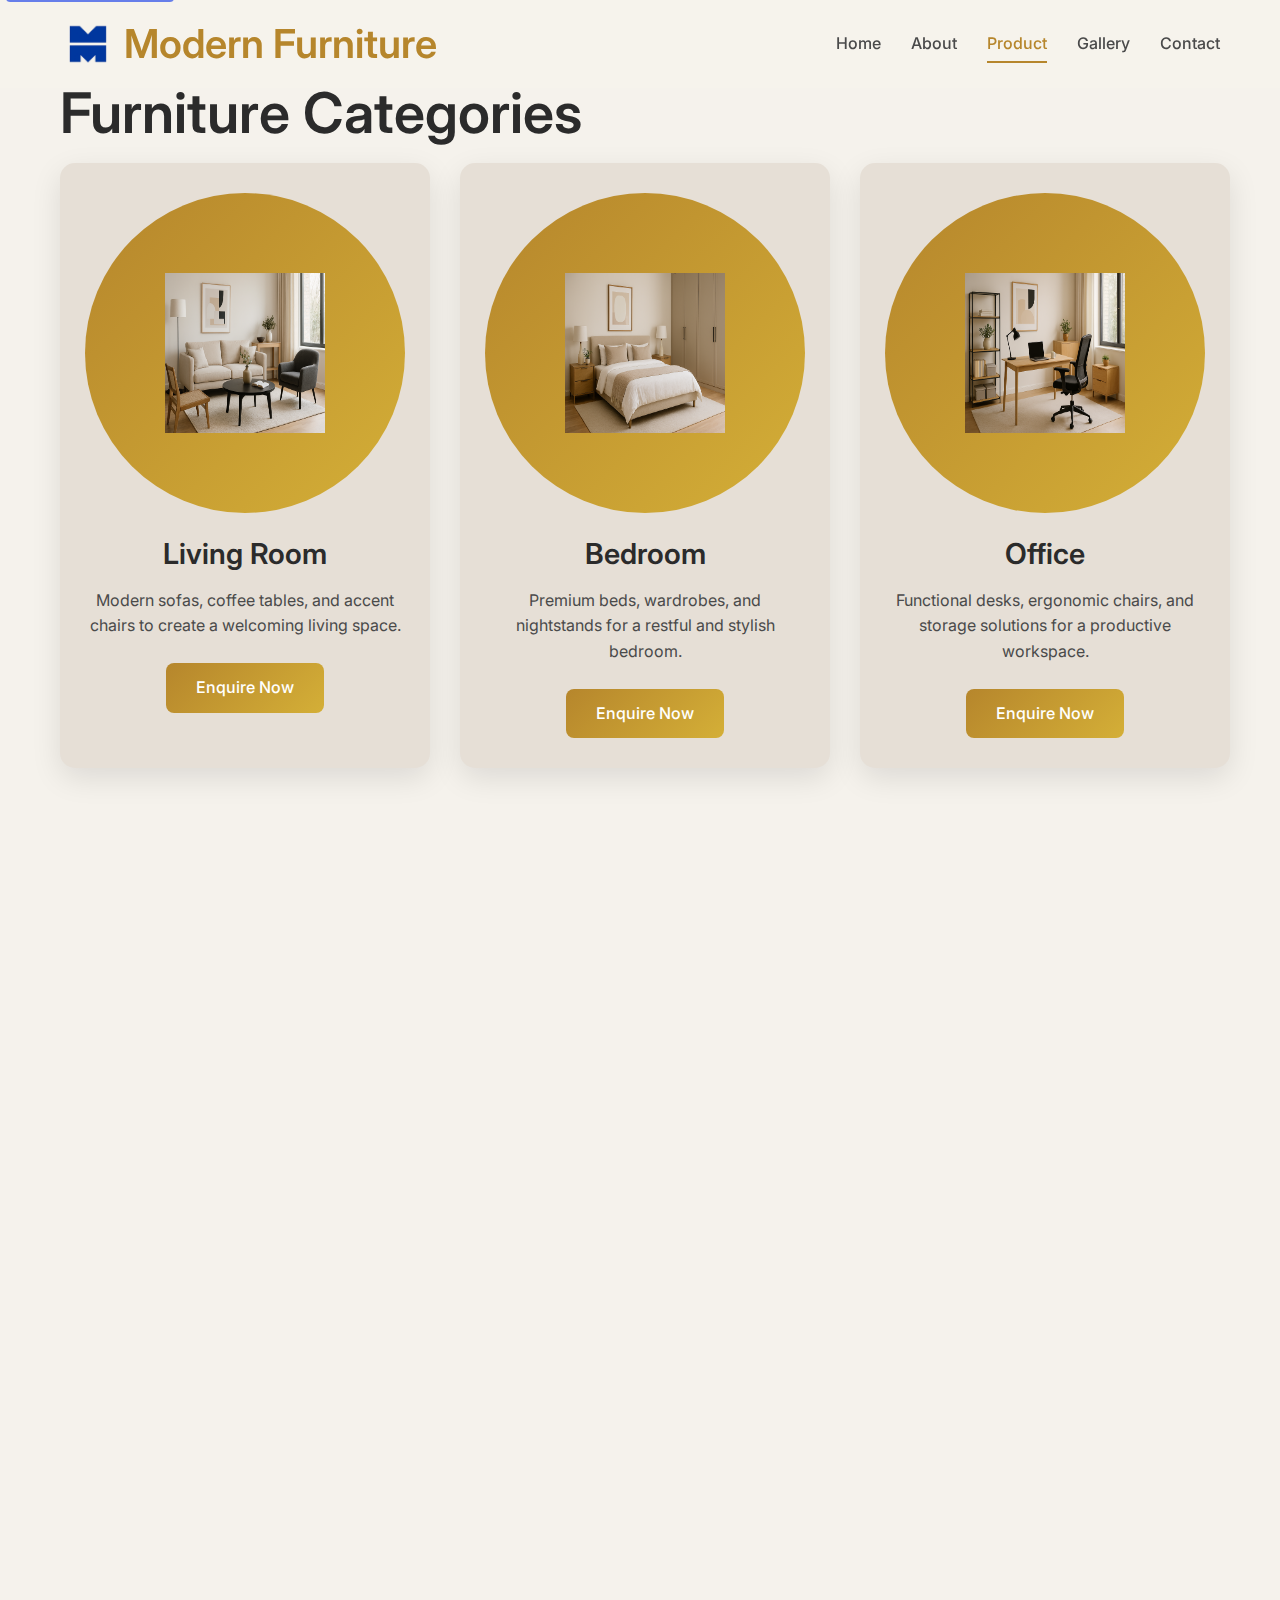
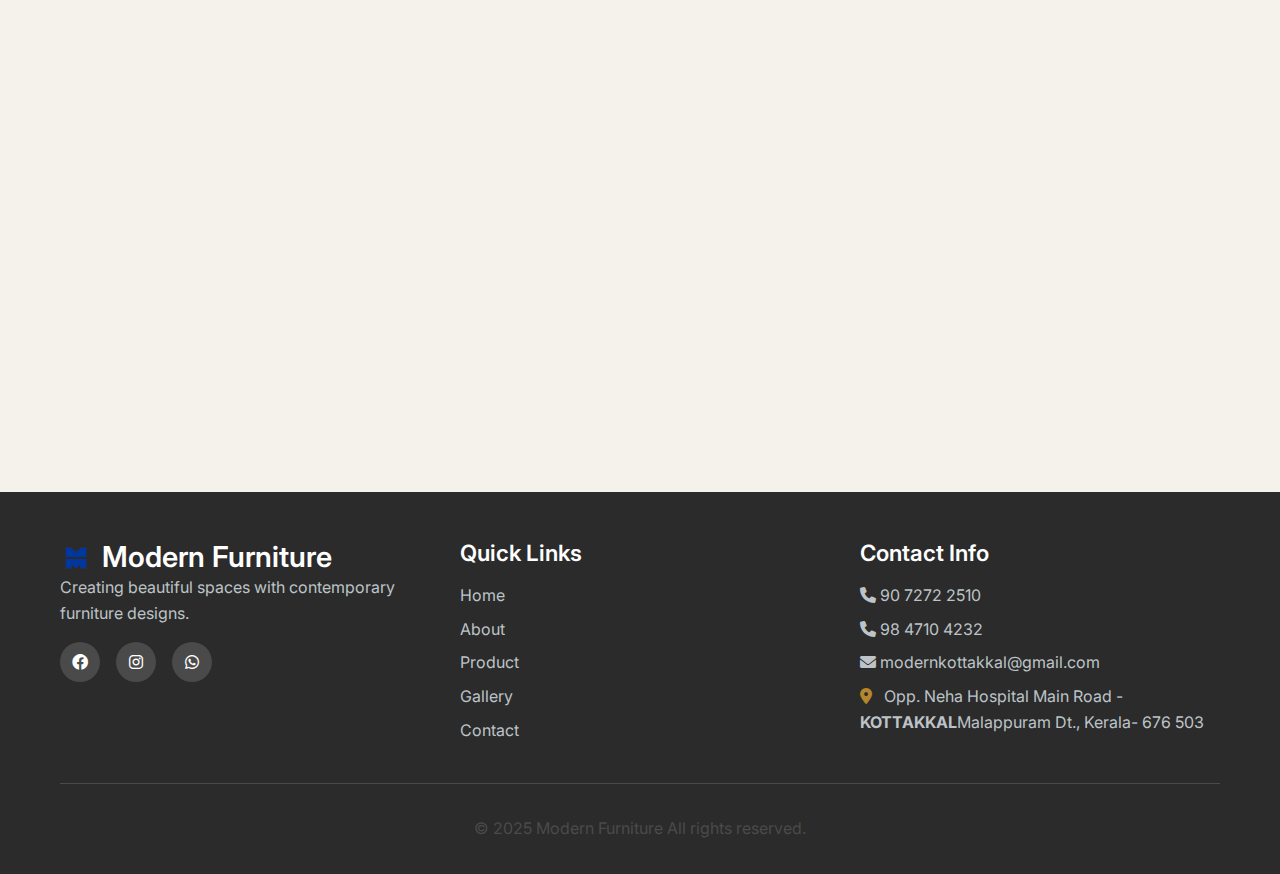
<file: product.html>
<!DOCTYPE html>
<html lang="en">
<head>
    <meta charset="UTF-8">
    <meta name="viewport" content="width=device-width, initial-scale=1.0">
    <title> Product | Modern Furniture </title>
    <link rel="icon" type="image/png" href="images/Modern-furniture-logo.png">
    <meta name="description" content="Explore our furniture Product: Living, Bedroom, Office, Outdoor, and more. Premium designs for every space.">
    <link rel="stylesheet" href="css/style.css">
    <link rel="stylesheet" href="css/responsive.css">
    <link href="https://fonts.googleapis.com/css2?family=Inter:wght@300;400;500;600;700&display=swap" rel="stylesheet">
    <link rel="stylesheet" href="https://cdnjs.cloudflare.com/ajax/libs/font-awesome/6.0.0/css/all.min.css">
</head>
<body>
    <!-- Header -->
    <header class="navbar">
        <div class="nav-container">
            <div class="nav-logo">
                <img src="images/Modern-furniture-logo.png" alt="Modern Furniture Logo" />
                <h2> Modern Furniture </h2>
            </div>
            <ul class="nav-menu">
                <li><a href="index.html" class="nav-link">Home</a></li>
                <li><a href="about.html" class="nav-link">About</a></li>
                <li><a href="product.html" class="nav-link active">Product</a></li>
                <li><a href="gallery.html" class="nav-link">Gallery</a></li>
                <li><a href="contact.html" class="nav-link">Contact</a></li>
            </ul>
            <div class="nav-toggle">
                <span class="bar"></span>
                <span class="bar"></span>
                <span class="bar"></span>
            </div>
        </div>
    </header>

    <!-- Main Content -->
    <main class="container">
        <section class="categories">
            <h1 class="categories-section-title"> Furniture Categories </h1>
            <div class="category-grid">
                <!-- Living Room -->
                <div class="category-card">
                    <div class="category-icon">
                        <img src="images/living-room .png" alt="Living Room" class="category-img">
                    </div>
                    <h3>Living Room</h3>
                    <p>Modern sofas, coffee tables, and accent chairs to create a welcoming living space.</p>
                    <a href="gallery.html" class="btn btn-primary">Enquire Now</a>
                </div>
                <!-- Bedroom -->
                <div class="category-card">
                    <div class="category-icon">
                        <img src="images/bedroom.png" alt="Bedroom" class="category-img">
                    </div>
                    <h3>Bedroom</h3>
                    <p>Premium beds, wardrobes, and nightstands for a restful and stylish bedroom.</p>
                    <a href="gallery.html" class="btn btn-primary">Enquire Now</a>
                </div>
                <!-- Office -->
                <div class="category-card">
                    <div class="category-icon">
                        <img src="images/office.png" alt="Office" class="category-img">
                    </div>
                    <h3>Office</h3>
                    <p>Functional desks, ergonomic chairs, and storage solutions for a productive workspace.</p>
                    <a href="gallery.html" class="btn btn-primary">Enquire Now</a>
                </div>
                <!-- Outdoor -->
                <div class="category-card">
                    <div class="category-icon">
                        <img src="images/outdoor.png" alt="Outdoor" class="category-img">
                    </div>
                    <h3>Outdoor</h3>
                    <p>Durable and stylish patio sets, loungers, and garden furniture for outdoor living.</p>
                    <a href="gallery.html" class="btn btn-primary">Enquire Now</a>
                </div>
                <!-- Indoor -->
                <div class="category-card">
                    <div class="category-icon">
                        <img src="images/indoor.png" alt="Indoor" class="category-img">
                    </div>
                    <h3>Indoor</h3>
                    <p>Elegant shelves, cabinets, and accent pieces to enhance your indoor spaces.</p>
                    <a href="gallery.html" class="btn btn-primary">Enquire Now</a>
                </div>
                <!-- Sofa -->
                <div class="category-card">
                    <div class="category-icon">
                        <img src="images/sofa.png" alt="Sofa" class="category-img">
                    </div>
                    <h3>Sofa</h3>
                    <p>Comfortable and stylish sofas available in various designs and fabrics.</p>
                    <a href="gallery.html" class="btn btn-primary">Enquire Now</a>
                </div>
                <!-- Chair -->
                <div class="category-card">
                    <div class="category-icon">
                        <img src="images/chair.png" alt="Chair" class="category-img">
                    </div>
                    <h3>Chair</h3>
                    <p>Modern chairs for dining, office, and lounge areas, combining comfort and design.</p>
                    <a href="gallery.html" class="btn btn-primary">Enquire Now</a>
                </div>
                <!-- Storage -->
                <div class="category-card">
                    <div class="category-icon">
                        <img src="images/storage.png" alt="Storage" class="category-img">
                    </div>
                    <h3>Storage</h3>
                    <p>Functional storage solutions including wardrobes, cabinets, and shelves.</p>
                    <a href="gallery.html" class="btn btn-primary">Enquire Now</a>
                </div>
                <!-- Kids -->
                <div class="category-card">
                    <div class="category-icon">
                        <img src="images/kids.png" alt="Kids" class="category-img">
                    </div>
                    <h3>Kids</h3>
                    <p>Fun and safe furniture for children's rooms, including beds, study tables, and storage.</p>
                    <a href="gallery.html" class="btn btn-primary">Enquire Now</a>
                </div>
            </div>
        </section>
    </main>

    <!-- Footer -->
    <footer class="footer">
        <div class="container">
            <div class="footer-content">
                <div class="footer-section">
                    <div style="display:flex; align-items:center; gap:10px;">
                        <img src="images/Modern-furniture-logo.png" alt="Modern Furniture Logo" style="height:32px; width:auto;">
                        <h3 style="margin:0;">Modern Furniture</h3>
                    </div>
                    <p>Creating beautiful spaces with contemporary furniture designs.</p>
                    <div class="social-links">
                        <a href="https://www.facebook.com/modern.furniture1988/" target="_blank" rel="noopener noreferrer"><i class="fab fa-facebook"></i></a>
                        <a href="https://www.instagram.com/modern_furniture1988?igsh=MXZ3anl0dnMxN2hkaw==" target="_blank" rel="noopener noreferrer"><i class="fab fa-instagram"></i></a>
                        <a href="https://wa.me/919847104232?text=" target="_blank" rel="noopener noreferrer"><i class="fab fa-whatsapp"></i></a>
                    </div>
                </div>
                <div class="footer-section">
                    <h4>Quick Links</h4>
                    <ul>
                        <li><a href="index.html">Home</a></li>
                        <li><a href="about.html">About</a></li>
                        <li><a href="product.html">Product</a></li>
                        <li><a href="gallery.html">Gallery</a></li>
                        <li><a href="contact.html">Contact</a></li>
                    </ul>
                </div>
                <div class="footer-section">
                    <h4>Contact Info</h4>
                    <p><i class="fas fa-phone"></i> <a href="tel:+919072722510">90 7272 2510</a></p>
                    <p><i class="fas fa-phone"></i> <a href="tel:+919847104232">98 4710 4232</a></p>
                    <p>
                        <a href="https://mail.google.com/mail/u/0/#inbox?compose=CllgCKCGDWbgSbCJbRQctmGRmLHHHJshPkkslkMDCtscltghsDPhGLzgRDJxLKLdWXFLMpJVBcg" target="_blank" rel="noopener noreferrer">
                            <i class="fas fa-envelope"></i> modernkottakkal@gmail.com
                        </a>
                    </p>
                    <p><i class="fas fa-map-marker-alt"></i> <a href="https://www.google.com/maps/place/Modern+Furniture/@11.0002925,75.9935947,855m/data=!3m2!1e3!4b1!4m6!3m5!1s0x3ba7b5257c016c5f:0xf6eae47b167cffa9!8m2!3d11.0002925!4d75.9961696!16s%2Fg%2F11bx5plm7v?entry=ttu&g_ep=EgoyMDI1MDgyNS4wIKXMDSoASAFQAw%3D%3D" target="_blank" rel="noopener noreferrer">Opp. Neha Hospital Main Road -<strong>KOTTAKKAL</strong>Malappuram Dt., Kerala- 676 503</a></p>
                </div>
            </div>
            <div class="footer-bottom">
                <p>&copy; 2025 Modern Furniture  All rights reserved.</p>
            </div>
        </div>
    </footer>
    <script src="js/script.js"></script>
</body>
</html>
</file>
<file: css/responsive.css>
/* Mobile First Responsive Design */

/* Section title styling for mobile */
.section-title {
    text-align: center;
}

/* Base styles for mobile (up to 767px) */
@media (max-width: 767px) {
    .container {
        padding: 0 15px;
        max-width: 100%;
        overflow-x: hidden;
    }
    
    /* Contact page mobile styles */
    .contact-section {
        padding: 6rem 0 2rem;
    }
    
    .contact-section h2 {
        font-size: 2rem;
        margin-bottom: 1rem;
        margin-top: 100px; /* push title below fixed navbar on mobile */
    }
    
    .contact-intro {
        font-size: 1rem;
        margin-bottom: 2rem;
        padding: 0 10px;
    }
    
    .contact-container {
        max-width: 100%;
        padding: 0 10px;
    }
    
    .info-card {
        padding: 1.5rem;
        margin: 0 10px;
    }
    
    .info-card h3 {
        font-size: 1.5rem;
        margin-bottom: 1.5rem;
    }
    
    .info-item {
        margin-bottom: 1.2rem;
    }
    
    .info-item i {
        font-size: 1.3rem;
        width: 20px;
    }
    
    .info-item h4 {
        font-size: 1rem;
    }
    
    .info-item p {
        font-size: 0.9rem;
    }
    
    .social-links-contact {
        margin-top: 1.5rem;
        padding-top: 1rem;
    }
    
    .social-icons {
        gap: 0.8rem;
    }
    
    .social-icons a {
        width: 35px;
        height: 35px;
        font-size: 0.9rem;
    }
    
    /* Location section mobile styles */
    .location-section {
        padding: 2rem 0;
    }
    
    .location-section h2 {
        font-size: 2rem;
        margin-bottom: 1rem;
    }
    
    .location-intro {
        font-size: 1rem;
        margin-bottom: 2rem;
        padding: 0 10px;
    }
    
    .location-grid {
        grid-template-columns: 1fr;
        gap: 1.5rem;
        padding: 0 10px;
    }
    
    .map-container iframe {
        height: 300px;
    }
    
    .address-card {
        padding: 1.5rem;
        text-align: center;
    }
    
    .address-card h3 {
        font-size: 1.3rem;
        margin-bottom: 1rem;
    }
    
    .address-card p {
        font-size: 0.9rem;
        margin-bottom: 0.8rem;
    }
    
    .address-card .btn {
        width: 100%;
        margin-top: 1rem;
    }
    
    .navbar {
        position: fixed;
        width: 100%;
        top: 0;
        left: 0;
        background: rgba(255, 255, 255, 0.98);
        backdrop-filter: blur(10px);
        box-shadow: 0 2px 10px rgba(0,0,0,0.1);
        z-index: 1000;
        padding: 0.5rem 0;
    }
    .nav-container {
        display: flex;
        justify-content: space-between;
        align-items: center;
        padding: 10px 15px;
        position: relative;
    }
    .nav-logo {
        display: flex;
        align-items: center;
        gap: 8px;
    }
    .nav-logo img {
        height: 28px;
        width: auto;
    }
    .nav-logo h2 {
        font-size: 20px;
        margin: 0;
        font-weight: 600;
        color: #333;
    }
    .hamburger, .nav-toggle {
        display: flex;
        flex-direction: column;
        cursor: pointer;
        gap: 4px;
        padding: 5px;
        z-index: 1001;
    }
    .bar {
        width: 25px;
        height: 3px;
        background-color: #333;
        transition: 0.3s;
        border-radius: 2px;
    }
    .nav-menu {
        position: fixed;
        top: 0;
        left: -100%;
        width: 80%;
        height: 100vh;
        background: #fff;
        flex-direction: column;
        justify-content: flex-start;
        align-items: flex-start;
        padding: 80px 30px 30px;
        transition: 0.3s ease-in-out;
        box-shadow: 2px 0 10px rgba(0,0,0,0.1);
        list-style: none;
        margin: 0;
        z-index: 1000;
    }
    .nav-menu.active {
        left: 0;
    }
    .nav-menu li {
        margin-bottom: 20px;
        width: 100%;
    }
    .nav-link {
        font-size: 18px;
        font-weight: 500;
        color: #333;
        text-decoration: none;
        display: block;
        padding: 10px 0;
        border-bottom: 1px solid #f0f0f0;
        transition: color 0.3s;
    }
    .nav-link:hover,
    .nav-link.active {
        color: #B6862C;
    }
    .hamburger.active .bar:nth-child(2), .nav-toggle.active .bar:nth-child(2) {
        opacity: 0;
    }
    .hamburger.active .bar:nth-child(1), .nav-toggle.active .bar:nth-child(1) {
        transform: translateY(7px) rotate(45deg);
    }
    .hamburger.active .bar:nth-child(3), .nav-toggle.active .bar:nth-child(3) {
        transform: translateY(-7px) rotate(-45deg);
    }
    main {
        padding-top: 160px;
    }
    
    /* Gallery styles for mobile */
    .gallery-preview {
        padding: 4rem 0 2rem;
    }
    .gallery-preview h2,
    .contact-section h2,
    .categories h1,
    .categories .categories-section-title {
        scroll-margin-top: 160px;
        margin-top: 1rem;
        position: relative;
        z-index: 1;
        color: #2B2B2B !important;
        opacity: 1 !important;
    }
    
    .gallery-preview h2 {
        font-size: 24px;
        margin-bottom: 1rem;
        margin-top: 100px; /* push title below fixed navbar on mobile */
    }
    
    .gallery-grid {
        grid-template-columns: 1fr;
        gap: 1.5rem;
        padding: 0.5rem;
    }
    
    .gallery-item {
        aspect-ratio: 4/5;
        min-height: 300px;
    }
    
    .gallery-caption {
        padding: 18px;
    }
    
    .gallery-caption h4 {
        font-size: 1.3rem;
        margin-bottom: 8px;
        font-weight: 600;
    }
    
    .gallery-caption p {
        font-size: 0.9rem;
    }
    
    /* Variety showcase mobile styles */
    .variety-showcase {
        margin-top: 2rem;
        padding: 2rem 1rem;
    }
    
    .variety-grid {
        grid-template-columns: 1fr;
        gap: 1.5rem;
    }
    
    .variety-item {
        padding: 1.5rem;
    }
    
    .categories h1 {
        font-size: 28px;
        text-align: center;
        margin-bottom: 25px;
        color: #333;
        font-weight: 600;
        position: relative;
        padding-bottom: 20px;
    }
    
    .categories h1::after {
        content: '';
        position: absolute;
        bottom: 0;
        left: 50%;
        transform: translateX(-50%);
        width: 60px;
        height: 3px;
        background: #B6862C;
    }
    .categories {
        padding: 7rem 0;
    }
    .category-grid {
        display: grid;
        grid-template-columns: 1fr;
        gap: 20px;
        padding: 0 10px;
    }
    .category-card {
        background: #fff;
        border-radius: 12px;
        padding: 20px;
        text-align: center;
        box-shadow: 0 4px 15px rgba(0,0,0,0.08);
        transition: all 0.3s ease;
        border: 1px solid #f0f0f0;
    }
    .category-card:hover {
        transform: translateY(-5px);
        box-shadow: 0 8px 25px rgba(0,0,0,0.12);
    }
    .category-icon {
        width: 220px;
        height: 220px;
        border-radius: 12px;
        display: flex;
        align-items: center;
        justify-content: center;
        margin: 0 auto 1.5rem;
        background: none;
    }
    .category-img {
        width: 220px;
        height: 220px;
        object-fit: contain;
        filter: opacity(0.8);
        transition: all 0.3s ease;
    }
    .category-card:hover .category-img {
        filter: opacity(1);
        transform: scale(1.05);
    }
    .category-card h3 {
        font-size: 20px;
        font-weight: 600;
        margin: 15px 0 10px;
        color: #333;
    }
    .category-card p {
        font-size: 14px;
        color: #666;
        line-height: 1.5;
        margin-bottom: 20px;
    }
    .btn {
        display: inline-block;
        padding: 12px 24px;
        font-size: 14px;
        font-weight: 500;
        text-decoration: none;
        border-radius: 8px;
        transition: all 0.3s ease;
        border: none;
        cursor: pointer;
        text-align: center;
        min-width: 120px;
    }
    .btn-primary {
        background: #B6862C;
        color: #fff;
    }
    .btn-primary:hover {
        background: #9a7125;
        transform: translateY(-2px);
    }
    .btn-secondary {
        background: #f8f9fa;
        color: #333;
        border: 1px solid #ddd;
    }
    .btn-secondary:hover {
        background: #e9ecef;
    }
    .footer {
        background: #333;
        color: #fff;
        margin-top: 50px;
        padding: 30px 0 20px;
    }
    .footer-content {
        display: grid;
        grid-template-columns: 1fr;
        gap: 25px;
    }
    .footer-section {
        text-align: center;
    }
    .footer-section:first-child {
        text-align: center;
    }
    .footer-section h3,
    .footer-section h4 {
        margin-bottom: 15px;
        color: #B6862C;
        font-size: 18px;
    }
    .footer-section p {
        font-size: 14px;
        line-height: 1.6;
        margin-bottom: 10px;
    }
    .footer-section ul {
        list-style: none;
        padding: 0;
        margin: 0;
    }
    .footer-section ul li {
        margin-bottom: 8px;
    }
    .footer-section a {
        color: #ccc;
        text-decoration: none;
        transition: color 0.3s;
    }
    .footer-section a:hover {
        color: #B6862C;
    }
    .social-links {
        display: flex;
        justify-content: center;
        gap: 15px;
        margin-top: 15px;
    }
    .social-links a {
        width: 40px;
        height: 40px;
        background: #B6862C;
        border-radius: 50%;
        display: flex;
        align-items: center;
        justify-content: center;
        color: #fff;
        font-size: 16px;
        transition: all 0.3s;
    }
    .social-links a:hover {
        background: #9a7125;
        transform: translateY(-2px);
    }
    .footer-bottom {
        text-align: center;
        padding-top: 20px;
        margin-top: 20px;
        border-top: 1px solid #555;
        font-size: 14px;
        color: #ccc;
    }
    #phone-popup {
        padding: 20px;
    }
    #phone-popup > div {
        max-width: 90%;
        width: 300px;
    }
    .nav-menu.active::before {
        content: '';
        position: fixed;
        top: 0;
        left: 80%;
        width: 20%;
        height: 100vh;
        background: rgba(0,0,0,0.5);
        z-index: -1;
    }
}

/* Tablet styles (768px - 1023px) */
@media (min-width: 768px) and (max-width: 1023px) {
    .container {
        padding: 0 30px;
    }
    
    /* Contact page tablet styles */
    .contact-section {
        padding: 5rem 0 3rem;
    }
    
    .contact-section h2 {
        font-size: 2.2rem;
    }
    
    .contact-container {
        max-width: 500px;
    }
    
    .info-card {
        padding: 2rem;
    }
    
    .info-card h3 {
        font-size: 1.6rem;
    }
    
    /* Location section tablet styles */
    .location-section {
        padding: 3rem 0;
    }
    
    .location-grid {
        grid-template-columns: 1fr;
        gap: 2rem;
    }
    
    .map-container iframe {
        height: 350px;
    }
    
    .nav-container {
        padding: 15px 30px;
    }
    .nav-logo h2 {
        font-size: 18px;
    }
    .nav-menu {
        display: flex;
        gap: 25px;
        list-style: none;
        margin: 0;
        padding: 0;
    }
    .hamburger, .nav-toggle {
        display: none !important;
    }
    .categories h2 {
        font-size: 28px;
        margin-bottom: 30px;
    }
    .category-grid {
        display: grid;
        grid-template-columns: repeat(2, 1fr);
        gap: 25px;
    }
    
    .category-icon {
        width: 280px;
        height: 280px;
    }
    
    .category-img {
        width: 280px;
        height: 280px;
    }
    
    .gallery-grid {
        grid-template-columns: 1fr;
        gap: 1.5rem;
        padding: 0.5rem;
    }
    
    .gallery-item {
        min-height: 320px;
    }
    .category-card {
        padding: 25px 20px;
    }
    .category-img {
        width: 140px;
        height: 140px;
    }
    .footer-content {
        display: grid;
        grid-template-columns: repeat(2, 1fr);
        gap: 30px;
    }
    .footer-section:first-child {
        grid-column: 1 / -1;
        text-align: center;
    }
}

/* Desktop styles (1024px and up) */
@media (min-width: 1024px) {
    /* Contact page desktop styles */
    .contact-section {
        padding: 7rem 0 4rem;
    }
    
    .contact-section h2 {
        font-size: 2.5rem;
    }
    
    .contact-container {
        max-width: 600px;
    }
    
    .info-card {
        padding: 2.5rem;
    }
    
    .info-card h3 {
        font-size: 1.8rem;
    }
    
    /* Location section desktop styles */
    .location-section {
        padding: 4rem 0;
    }
    
    .location-grid {
        grid-template-columns: 2fr 1fr;
        gap: 2rem;
    }
    
    .map-container iframe {
        height: 450px;
    }
    
    .hamburger, .nav-toggle {
        display: none !important;
    }
    .nav-menu {
        display: flex;
        gap: 30px;
        list-style: none;
        margin: 0;
        padding: 0;
        position: static;
        background: none;
        box-shadow: none;
        flex-direction: row;
        height: auto;
        width: auto;
        justify-content: flex-end;
        align-items: center;
    }
    .nav-menu li {
        margin: 0;
    }
    .nav-link {
        font-size: 16px;
        border: none;
        padding: 5px 0;
    }
    .categories h2 {
        font-size: 32px;
        margin-bottom: 40px;
    }
    .category-grid {
        display: grid;
        grid-template-columns: repeat(3, 1fr);
        gap: 30px;
    }
    
    .category-icon {
        width: 320px;
        height: 320px;
    }
    
    .category-img {
        width: 320px;
        height: 320px;
    }
    
    .gallery-grid {
        grid-template-columns: repeat(2, 1fr);
        gap: 2rem;
        padding: 1rem;
    }
    
    .gallery-item {
        min-height: 350px;
    }
    .category-card {
        padding: 30px 25px;
    }
    .category-img {
        width: 160px;
        height: 160px;
    }
    .footer-content {
        display: grid;
        grid-template-columns: repeat(3, 1fr);
        gap: 40px;
    }
    .footer-section:first-child {
        text-align: left;
        grid-column: auto;
    }
}

/* Extra small devices (up to 480px) */
@media (max-width: 480px) {
    /* Contact page extra small styles */
    .contact-section {
        padding: 3rem 0 1.5rem;
    }
    
    .contact-section h2 {
        font-size: 1.8rem;
        margin-bottom: 0.8rem;
    }
    
    .contact-intro {
        font-size: 0.9rem;
        margin-bottom: 1.5rem;
        padding: 0 5px;
    }
    
    .contact-container {
        padding: 0 5px;
    }
    
    .info-card {
        padding: 1.2rem;
        margin: 0 5px;
    }
    
    .info-card h3 {
        font-size: 1.3rem;
        margin-bottom: 1.2rem;
    }
    
    .info-item {
        margin-bottom: 1rem;
    }
    
    .info-item i {
        font-size: 1.1rem;
        width: 18px;
    }
    
    .info-item h4 {
        font-size: 0.9rem;
    }
    
    .info-item p {
        font-size: 0.8rem;
    }
    
    .social-links-contact {
        margin-top: 1.2rem;
        padding-top: 0.8rem;
    }
    
    .social-icons {
        gap: 0.6rem;
    }
    
    .social-icons a {
        width: 30px;
        height: 30px;
        font-size: 0.8rem;
    }
    
    /* Location section extra small styles */
    .location-section {
        padding: 1.5rem 0;
    }
    
    .location-section h2 {
        font-size: 1.8rem;
        margin-bottom: 0.8rem;
    }
    
    .location-intro {
        font-size: 0.9rem;
        margin-bottom: 1.5rem;
        padding: 0 5px;
    }
    
    .location-grid {
        padding: 0 5px;
    }
    
    .map-container iframe {
        height: 250px;
    }
    
    .address-card {
        padding: 1.2rem;
    }
    
    .address-card h3 {
        font-size: 1.2rem;
        margin-bottom: 0.8rem;
    }
    
    .address-card p {
        font-size: 0.8rem;
        margin-bottom: 0.6rem;
    }
    
    .nav-logo h2 {
        font-size: 18px;
    }
    .nav-logo img {
        height: 24px;
    }
    
    /* Gallery adjustments for very small screens */
    .gallery-preview {
        padding: 1.5rem 0;
    }
    
    .gallery-preview h2 {
        font-size: 20px;
    }
    
    .gallery-item {
        aspect-ratio: 4/5;
        min-height: 250px;
    }
    
    .gallery-caption {
        padding: 15px;
    }
    
    .gallery-caption h4 {
        font-size: 1.2rem;
        font-weight: 600;
    }
    
    .gallery-caption p {
        font-size: 0.8rem;
        line-height: 1.4;
    }
    
    .variety-showcase {
        padding: 1.5rem 1rem;
    }
    
    .variety-item {
        padding: 1rem;
    }
    
    .categories h2 {
        font-size: 20px;
        margin-bottom: 20px;
    }
    .category-card {
        padding: 15px;
    }
    .category-img {
        width: 250px;
        height: 250px;
    }
    .category-card h3 {
        font-size: 18px;
    }
    .category-card p {
        font-size: 13px;
    }
    .btn {
        padding: 10px 20px;
        font-size: 13px;
        min-width: 100px;
    }
    .footer {
        padding: 20px 0 15px;
    }
    .footer-section h3,
    .footer-section h4 {
        font-size: 16px;
    }
    .footer-section p {
        font-size: 13px;
    }
    .social-links a {
        width: 35px;
        height: 35px;
        font-size: 14px;
    }
}

/* Landscape orientation on mobile */
@media (max-width: 767px) and (orientation: landscape) {
    .nav-menu {
        padding: 60px 30px 20px;
    }
    .category-grid {
        grid-template-columns: repeat(2, 1fr);
        gap: 15px;
    }
    .category-card {
        padding: 15px;
    }
    .category-img {
        width: 130px;
        height: 130px;
    }
}
</file>
<file: css/style.css>
/* Reset and Base Styles */
* {
    margin: 0;
    padding: 0;
    box-sizing: border-box;
}

body {
    font-family: 'Inter', sans-serif;
    line-height: 1.6;
    color: #4A4A4A;
    overflow-x: hidden;
    background-color: #F5F2EC;
}

.container {
    max-width: 1200px;
    margin: 0 auto;
    padding: 0 20px;
}

/* Typography */
h1, h2, h3, h4, h5, h6 {
    font-weight: 600;
    line-height: 1.2;
    margin-bottom: 1rem;
    color: #2B2B2B;
}

h1 { font-size: 3.5rem; }
h2 { font-size: 2.5rem; }
h3 { font-size: 1.8rem; }
h4 { font-size: 1.4rem; }

p {
    margin-bottom: 1rem;
    color: #4A4A4A;
}

/* Buttons */
.btn {
    display: inline-block;
    padding: 12px 30px;
    text-decoration: none;
    border-radius: 8px;
    font-weight: 500;
    transition: all 0.3s ease;
    border: none;
    cursor: pointer;
    font-size: 1rem;
}

.btn-primary {
    background: linear-gradient(135deg, #B6862C 0%, #D4AF37 100%);
    color: white;
}

.btn-primary:hover {
    transform: translateY(-2px);
    box-shadow: 0 10px 25px rgba(182, 134, 44, 0.3);
}

.btn-secondary {
    background: transparent;
    color: #B6862C;
    border: 2px solid #B6862C;
}

.btn-secondary:hover {
    background: #B6862C;
    color: white;
    transform: translateY(-2px);
}

.btn-outline {
    background: transparent;
    color: #2B2B2B;
    border: 2px solid #2B2B2B;
}

.btn-outline:hover {
    background: #2B2B2B;
    color: white;
}

/* Navigation */
.navbar {
    position: fixed;
    top: 0;
    width: 100%;
    background: rgba(245, 242, 236, 0.95);
    backdrop-filter: blur(10px);
    z-index: 1000;
    padding: 1rem 0;
    transition: all 0.3s ease;
}

.nav-container {
    max-width: 1200px;
    margin: 0 auto;
    padding: 0 20px;
    display: flex;
    justify-content: space-between;
    align-items: center;
}

.nav-logo {
    display: flex;
    align-items: center;
    gap: 0.5rem;
}

.nav-logo img {
    height: 3.5rem;
    width: auto;
    object-fit: contain;
}

.nav-logo h2 {
    color: #B6862C;
    margin: 0;
}

.nav-menu {
    display: flex;
    list-style: none;
    gap: 2rem;
}

.nav-link {
    text-decoration: none;
    color: #4A4A4A;
    font-weight: 500;
    transition: color 0.3s ease;
    position: relative;
}

.nav-link:hover,
.nav-link.active {
    color: #B6862C;
}

.nav-link::after {
    content: '';
    position: absolute;
    bottom: -5px;
    left: 0;
    width: 0;
    height: 2px;
    background: #B6862C;
    transition: width 0.3s ease;
}

.nav-link:hover::after,
.nav-link.active::after {
    width: 100%;
}

.nav-toggle {
    display: none;
    flex-direction: column;
    cursor: pointer;
}

.bar {
    width: 25px;
    height: 3px;
    background: #2B2B2B;
    margin: 3px 0;
    transition: 0.3s;
}

/* Hero Section */
.hero {
    min-height: 100vh;
    display: flex;
    align-items: center;
    padding-top: 80px;
    position: relative;
    background: url('../images/background-the-image.png') center center/cover no-repeat;
}

.hero::before {
    content: '';
    position: absolute;
    top: 0;
    left: 0;
    right: 0;
    bottom: 0;
    background: rgba(0, 0, 0, 0.4);
    z-index: 1;
}

.hero-content {
    flex: 1;
    padding: 2rem;
    z-index: 2;
    position: relative;
    color: white;
}

.hero-title {
    font-size: 4rem;
    font-weight: 700;
    color: white;
    margin-bottom: 1rem;
    text-shadow: 2px 2px 4px rgba(0, 0, 0, 0.5);
}

.hero-tagline {
    font-size: 1.5rem;
    color: white;
    margin-bottom: 2rem;
    font-weight: 300;
    text-shadow: 1px 1px 2px rgba(0, 0, 0, 0.5);
}

.hero-buttons {
    display: flex;
    gap: 1rem;
    flex-wrap: wrap;
}

.hero-image {
    display: none;
}

.hero-image img {
    width: 100%;
    height: 400px;
    object-fit: cover;
    border-radius: 20px;
    box-shadow: 0 20px 40px rgba(0, 0, 0, 0.1);
}

.hero-placeholder {
    background: rgba(245, 242, 236, 0.9);
    padding: 3rem;
    border-radius: 20px;
    text-align: center;
    box-shadow: 0 20px 40px rgba(0, 0, 0, 0.1);
    backdrop-filter: blur(10px);
}

.hero-placeholder i {
    font-size: 4rem;
    color: #B6862C;
    margin-bottom: 1rem;
}

.hero-placeholder p {
    font-size: 1.2rem;
    color: #2B2B2B;
    font-weight: 500;
}

/* Introduction Section */
.intro {
    padding: 5rem 0;
    background: #E6DFD6;
}

.intro-content {
    text-align: center;
    max-width: 800px;
    margin: 0 auto;
}

.intro-content h2 {
    color: #2B2B2B;
    margin-bottom: 2rem;
}

.intro-content p {
    font-size: 1.1rem;
    line-height: 1.8;
    margin-bottom: 2rem;
}

.intro-stats {
    display: flex;
    justify-content: center;
    gap: 3rem;
    margin-top: 3rem;
    flex-wrap: wrap;
}

.stat {
    text-align: center;
}

.stat-number {
    display: block;
    font-size: 2.5rem;
    font-weight: 700;
    color: #B6862C;
}

.stat-label {
    color: #4A4A4A;
    font-size: 0.9rem;
    text-transform: uppercase;
    letter-spacing: 1px;
}

/* Categories Section */
.categories {
    padding: 5rem 0;
    background: #F5F2EC;
}

.categories h2 {
    text-align: center;
    margin-bottom: 3rem;
    color: #2B2B2B;
}

.category-grid {
    display: grid;
    grid-template-columns: repeat(auto-fit, minmax(280px, 1fr));
    gap: 2rem;
}

.category-card {
    background: #E6DFD6;
    padding: 2rem;
    border-radius: 15px;
    text-align: center;
    box-shadow: 0 10px 30px rgba(0, 0, 0, 0.1);
    transition: transform 0.3s ease, box-shadow 0.3s ease;
}

.category-card:hover {
    transform: translateY(-10px);
    box-shadow: 0 20px 40px rgba(0, 0, 0, 0.15);
}

.category-icon {
    width: 80px;
    height: 80px;
    background: linear-gradient(135deg, #B6862C 0%, #D4AF37 100%);
    border-radius: 50%;
    display: flex;
    align-items: center;
    justify-content: center;
    margin: 0 auto 1.5rem;
}

.category-icon i {
    font-size: 2rem;
    color: white;
}

.category-card h3 {
    color: #2B2B2B;
    margin-bottom: 1rem;
}

.category-card p {
    color: #4A4A4A;
    margin-bottom: 1.5rem;
    line-height: 1.6;
}

.category-link {
    color: #B6862C;
    text-decoration: none;
    font-weight: 500;
    transition: color 0.3s ease;
}

.category-link:hover {
    color: #D4AF37;
}

/* Gallery Preview */
.gallery-preview {
    padding: 5rem 0;
    background: #E6DFD6;
}

.gallery-preview h2 {
    text-align: center;
    margin-bottom: 1rem;
    color: #2B2B2B;
}

.gallery-preview > .container > p {
    text-align: center;
    font-size: 1.1rem;
    margin-bottom: 3rem;
}

.gallery-grid {
    display: grid;
    grid-template-columns: repeat(auto-fit, minmax(250px, 1fr));
    gap: 1.5rem;
    margin-bottom: 3rem;
}

.gallery-item {
    aspect-ratio: 1;
    border-radius: 15px;
    overflow: hidden;
    box-shadow: 0 10px 30px rgba(0, 0, 0, 0.1);
    transition: transform 0.3s ease;
}

.gallery-item:hover {
    transform: scale(1.05);
}

.gallery-placeholder {
    width: 100%;
    height: 100%;
    background: linear-gradient(135deg, #F5F2EC 0%, #E6DFD6 100%);
    display: flex;
    flex-direction: column;
    align-items: center;
    justify-content: center;
    color: #B6862C;
}

.gallery-placeholder i {
    font-size: 3rem;
    margin-bottom: 1rem;
}

.gallery-placeholder p {
    color: #2B2B2B;
    font-weight: 500;
    margin: 0;
}

.gallery-cta {
    text-align: center;
}

/* CTA Section */
.cta {
    padding: 5rem 0;
    background: linear-gradient(135deg, #B6862C 0%, #D4AF37 100%);
    color: white;
}

.cta-content {
    text-align: center;
    max-width: 700px;
    margin: 0 auto;
}

.cta-content h2 {
    color: white;
    margin-bottom: 1.5rem;
}

.cta-content p {
    color: rgba(255, 255, 255, 0.9);
    font-size: 1.1rem;
    margin-bottom: 2rem;
}

.cta-buttons {
    display: flex;
    justify-content: center;
    gap: 1rem;
    flex-wrap: wrap;
}

.cta .btn-primary {
    background: white;
    color: #B6862C;
}

.cta .btn-primary:hover {
    background: #F5F2EC;
    transform: translateY(-2px);
    box-shadow: 0 10px 25px rgba(255, 255, 255, 0.3);
}

.cta .btn-secondary {
    background: transparent;
    color: white;
    border-color: white;
}

.cta .btn-secondary:hover {
    background: white;
    color: #B6862C;
}

/* Footer */
.footer {
    background: #2B2B2B;
    color: white;
    padding: 3rem 0 1rem;
}

.footer-content {
    display: grid;
    grid-template-columns: repeat(auto-fit, minmax(250px, 1fr));
    gap: 2rem;
    margin-bottom: 2rem;
}

.footer-section h3,
.footer-section h4 {
    color: white;
    margin-bottom: 1rem;
}

.footer-section p {
    color: #bdc3c7;
    margin-bottom: 0.5rem;
}

.footer-section ul {
    list-style: none;
}

.footer-section ul li {
    margin-bottom: 0.5rem;
}

.footer-section ul li a,
.footer-section a {
    color: #bdc3c7;
    text-decoration: none;
    transition: color 0.3s ease;
}

.footer-section ul li a:hover,
.footer-section a:hover {
    color: white;
}

.footer-section .fa-map-marker-alt {
    color: #B6862C;
    margin-right: 0.5rem;
}

.social-links {
    display: flex;
    gap: 1rem;
    margin-top: 1rem;
}

.social-links a {
    display: inline-block;
    width: 40px;
    height: 40px;
    background: #4A4A4A;
    color: white;
    text-align: center;
    line-height: 40px;
    border-radius: 50%;
    transition: background 0.3s ease;
}

.social-links a:hover {
    background: #B6862C;
}

.footer-bottom {
    text-align: center;
    padding-top: 2rem;
    border-top: 1px solid #4A4A4A;
    color: #bdc3c7;
}

/* Responsive Design */
@media (max-width: 768px) {
    .nav-menu {
        position: fixed;
        left: -100%;
        top: 70px;
        flex-direction: column;
        background-color: #E6DFD6;
        width: 100%;
        text-align: center;
        transition: 0.3s;
        box-shadow: 0 10px 27px rgba(0, 0, 0, 0.05);
        padding: 2rem 0;
    }

    .nav-menu.active {
        left: 0;
    }

    .nav-toggle {
        display: flex;
    }

    .hero {
        flex-direction: column;
        text-align: center;
        padding-top: 100px;
    }

    .hero-title {
        font-size: 2.5rem;
    }

    .hero-buttons {
        justify-content: center;
    }

    .intro-stats {
        flex-direction: column;
        gap: 2rem;
    }

    .category-grid {
        grid-template-columns: 1fr;
    }

    .gallery-grid {
        grid-template-columns: repeat(2, 1fr);
    }

    .cta-buttons {
        flex-direction: column;
        align-items: center;
    }

    .footer-content {
        grid-template-columns: 1fr;
        text-align: center;
    }
}

@media (max-width: 480px) {
    .hero-title {
        font-size: 2rem;
    }

    .hero-tagline {
        font-size: 1.2rem;
    }

    .gallery-grid {
        grid-template-columns: 1fr;
    }

    .container {
        padding: 0 15px;
    }
}
</file>
